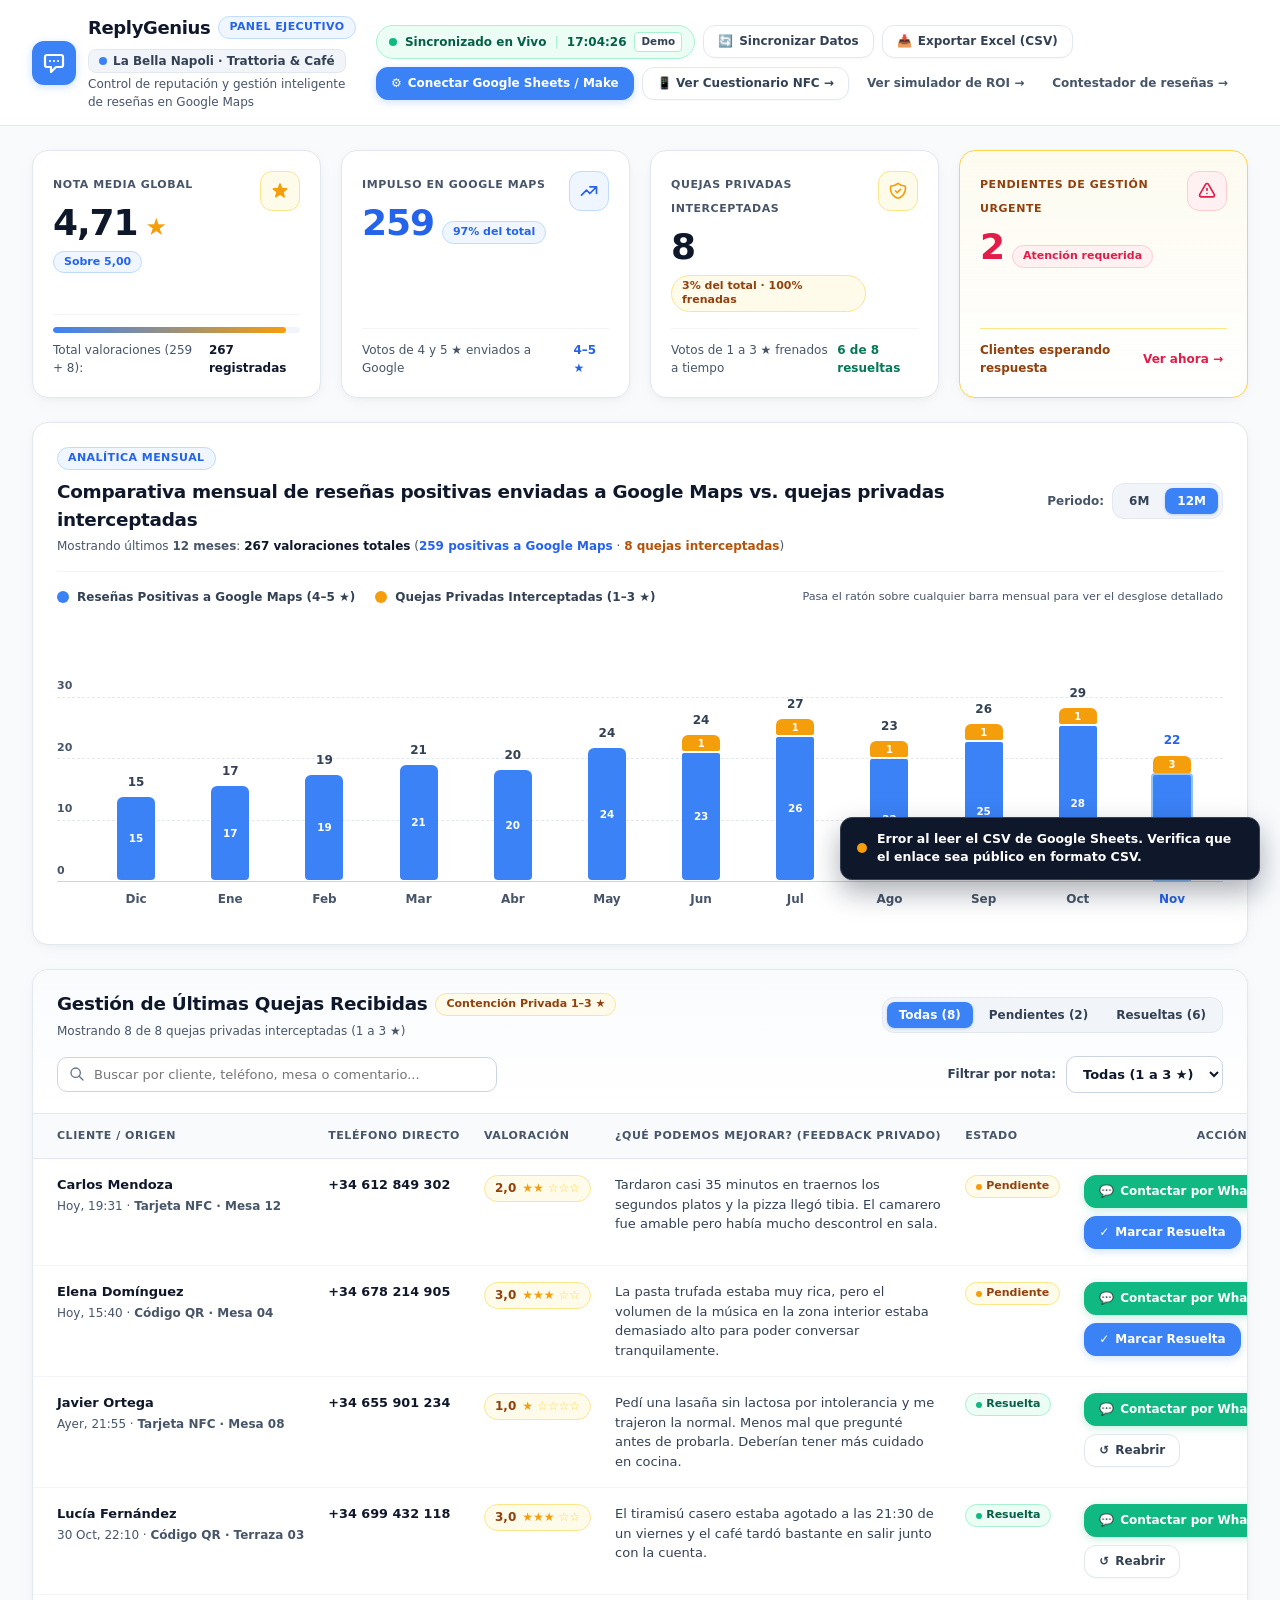
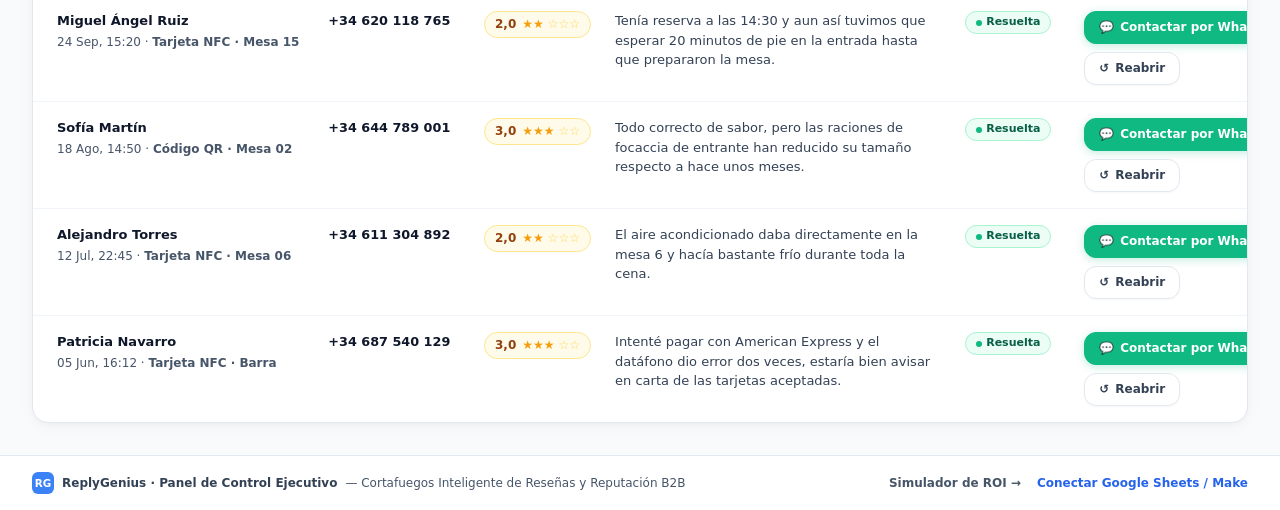
<file: index.html>
<!DOCTYPE html>
<html lang="es">
<head>
  <meta charset="UTF-8" />
  <meta name="viewport" content="width=device-width, initial-scale=1.0" />
  <title>ReplyGenius · Panel de Control y Reseñas</title>
  <link rel="icon" href="data:image/svg+xml,<svg xmlns='http://www.w3.org/2000/svg' viewBox='0 0 100 100'><rect width='100' height='100' rx='22' fill='%233B82F6'/><text x='50' y='68' font-size='52' font-family='sans-serif' font-weight='800' fill='white' text-anchor='middle'>RG</text></svg>" />

  <!-- Estilos compartidos con pila tipográfica system-ui para funcionamiento 100% offline -->
  <link rel="stylesheet" href="assets/styles.css" />

  <!-- ========================================================================
       CONFIGURACIÓN MULTICLIENTE (AGENDA DE CLIENTES Y GOOGLE SHEETS CSV)
       ======================================================================== -->
  <script>
    // URL fija por defecto de Google Sheets publicada en formato CSV
    const DEFAULT_SHEETS_CSV_URL = "https://docs.google.com/spreadsheets/d/e/2PACX-1vQhuCuvRViHbKqW5pEhJA-Uc_RC9V248AgnQXfE1kRrX5zMTd_fpedRe1T75TsJgJoxjuMUS_FyQNJ7/pub?output=csv";
    window.DEFAULT_SHEETS_CSV_URL = DEFAULT_SHEETS_CSV_URL;

    // Agenda de clientes: añade o edita tus negocios aquí
    // Uso: index.html?local=barberia (por defecto muestra "napoli")
    const CLIENTES = {
      napoli: {
        id: "napoli",
        nombre: "La Bella Napoli · Trattoria & Café",
        googleMapsUrl: "https://search.google.com/local/writereview?placeid=ChIJ_napoli"
      },
      barberia: {
        id: "barberia",
        nombre: "Barbería Gentleman Studio",
        googleMapsUrl: "https://search.google.com/local/writereview?placeid=ChIJ_barberia"
      },
      clinica: {
        id: "clinica",
        nombre: "Clínica Dental Sonrisa Plus",
        googleMapsUrl: "https://search.google.com/local/writereview?placeid=ChIJ_clinica"
      }
    };
    window.CLIENTES = CLIENTES;

    // Fetch anti-caché con fallback CORS automático para Google Sheets CSV
    window.fetchGoogleSheetsCsvWithFallback = async function (rawCsvUrl) {
      const baseCsvUrl = (rawCsvUrl || DEFAULT_SHEETS_CSV_URL).trim();
      const sep = baseCsvUrl.includes('?') ? '&' : '?';
      const csvUrl = `${baseCsvUrl}${sep}_t=${Date.now()}`;
      try {
        const res = await fetch(csvUrl, { cache: 'no-store' });
        if (!res.ok) throw new Error('HTTP ' + res.status);
        return await res.text();
      } catch (err) {
        const fallbackUrl = "https://api.allorigins.win/raw?url=" + encodeURIComponent(csvUrl);
        const fallbackRes = await fetch(fallbackUrl, { cache: 'no-store' });
        if (!fallbackRes.ok) throw new Error('Fallback HTTP ' + fallbackRes.status);
        return await fallbackRes.text();
      }
    };
  </script>
  <script src="assets/shared.js" defer></script>
  <script src="assets/panel.js" defer></script>
</head>
<body>

  <!-- ========================================================================
       1. CABECERA EJECUTIVA (HEADER)
       ======================================================================== -->
  <header class="exec-header">
    <div class="page-container header-inner">
      
      <!-- Identidad de marca y negocio activo -->
      <div class="brand-group">
        <div class="brand-logo" aria-hidden="true">
          <svg fill="none" stroke="currentColor" viewBox="0 0 24 24">
            <path stroke-linecap="round" stroke-linejoin="round" stroke-width="2.2" d="M8 10h.01M12 10h.01M16 10h.01M9 16H5a2 2 0 01-2-2V6a2 2 0 012-2h14a2 2 0 012 2v8a2 2 0 01-2 2h-5l-5 5v-5z" />
          </svg>
        </div>

        <div class="brand-text-wrap">
          <div class="brand-title-row">
            <span class="brand-name">ReplyGenius</span>
            <span class="badge badge-uppercase badge-blue">Panel Ejecutivo</span>
            <button
              type="button"
              onclick="openConnectModal()"
              title="Haz clic para personalizar el nombre del negocio en la demo"
              class="business-pill-btn"
            >
              <span class="business-pill-dot" aria-hidden="true"></span>
              <span id="header-business-name">La Bella Napoli · Trattoria &amp; Café</span>
            </button>
          </div>
          <p class="brand-subtitle">
            Control de reputación y gestión inteligente de reseñas en Google Maps
          </p>
        </div>
      </div>

      <!-- Estado de sincronización, botones de acción y enlace discreto al simulador -->
      <div class="header-actions">
        
        <!-- Reloj en vivo real actualizado cada segundo -->
        <div class="live-status-pill" title="Hora local actualizada en tiempo real">
          <span class="live-dot" aria-hidden="true"></span>
          <span>Sincronizado en Vivo</span>
          <span style="color: #A7F3D0;" aria-hidden="true">|</span>
          <span id="header-last-sync" class="tabular-nums" style="font-weight: 800;">--:--:--</span>
          <span class="demo-source-badge">Demo</span>
        </div>

        <!-- Botón: Sincronizar Datos -->
        <button
          id="btn-sync-now"
          type="button"
          onclick="syncDataNow()"
          class="btn btn-secondary"
        >
          <span id="sync-icon" aria-hidden="true">🔄</span>
          <span id="sync-btn-text">Sincronizar Datos</span>
        </button>

        <!-- Botón: Exportar Excel (CSV) con los datos de la gráfica -->
        <button
          type="button"
          onclick="exportChartDataCSV()"
          class="btn btn-secondary"
          title="Descargar informe CSV con los datos mensuales de la gráfica"
        >
          <span aria-hidden="true">📥</span>
          <span>Exportar Excel (CSV)</span>
        </button>

        <!-- Botón: Conectar Google Sheets / Make -->
        <button
          type="button"
          onclick="openConnectModal()"
          class="btn btn-primary"
        >
          <span aria-hidden="true">⚙️</span>
          <span>Conectar Google Sheets / Make</span>
        </button>

        <!-- Botón: Ver Cuestionario NFC -->
        <a
          id="header-nfc-link"
          href="cuestionario.html"
          target="_blank"
          rel="noopener noreferrer"
          class="btn btn-secondary"
          style="text-decoration: none;"
          title="Abrir el Cuestionario NFC de valoración en una pestaña nueva"
        >
          <span>📱 Ver Cuestionario NFC →</span>
        </a>

        <!-- Enlace pequeño y discreto al simulador de ROI -->
        <a
          id="header-roi-link"
          href="calculadora.html"
          class="header-discrete-link"
          title="Abrir calculadora comercial de retorno de inversión"
        >
          <span>Ver simulador de ROI →</span>
        </a>

        <!-- Enlace pequeño y discreto al contestador de reseñas -->
        <a
          id="header-responder-link"
          href="contestador.html"
          class="header-discrete-link"
          title="Abrir el Contestador Inteligente de Reseñas"
        >
          <span>Contestador de reseñas →</span>
        </a>

      </div>

    </div>
  </header>

  <!-- ========================================================================
       CONTENIDO PRINCIPAL DEL PANEL DE CONTROL Y RESEÑAS
       ======================================================================== -->
  <main class="page-container main-content">

    <!-- ======================================================================
         2. FILA DE 4 TARJETAS KPI SUPERIORES
         ====================================================================== -->
    <section aria-label="Indicadores Clave de Rendimiento">
      <div id="kpi-cards-container" class="kpi-grid">
        <!-- Renderizado dinámicamente por panel.js -->
      </div>
    </section>

    <!-- ======================================================================
         3. GRÁFICA MENSUAL INTERACTIVA (6M / 12M)
         ====================================================================== -->
    <section class="exec-card card-pad" aria-label="Evolución Mensual">
      <div class="section-header">
        <div>
          <div class="section-title-group">
            <span class="badge badge-uppercase badge-blue">Analítica Mensual</span>
            <h1 class="section-title">
              Comparativa mensual de reseñas positivas enviadas a Google Maps vs. quejas privadas interceptadas
            </h1>
          </div>
          <p id="chart-subtitle-summary" class="section-subtitle">
            Agrupación dinámica en tiempo real según el histórico registrado
          </p>
        </div>

        <!-- Selector de periodo 6M / 12M -->
        <div style="display: flex; align-items: center; gap: 8px; flex-shrink: 0;">
          <span style="font-size: 0.75rem; font-weight: 700; color: var(--text-muted);">Periodo:</span>
          <div class="segmented-control" role="group" aria-label="Seleccionar rango de meses">
            <button
              id="btn-range-6m"
              type="button"
              onclick="setChartRange(6)"
              class="seg-btn"
            >
              6M
            </button>
            <button
              id="btn-range-12m"
              type="button"
              onclick="setChartRange(12)"
              class="seg-btn is-active-blue"
            >
              12M
            </button>
          </div>
        </div>
      </div>

      <!-- Leyenda -->
      <div class="chart-legend-bar">
        <div class="chart-legend-items">
          <div class="chart-legend-item">
            <span class="legend-dot" style="background: var(--brand-blue-bright);"></span>
            <span>Reseñas Positivas a Google Maps (4–5 ★)</span>
          </div>
          <div class="chart-legend-item">
            <span class="legend-dot" style="background: var(--brand-amber);"></span>
            <span>Quejas Privadas Interceptadas (1–3 ★)</span>
          </div>
        </div>
        <span class="chart-hint">
          Pasa el ratón sobre cualquier barra mensual para ver el desglose detallado
        </span>
      </div>

      <!-- Contenedor de la gráfica -->
      <div id="monthly-chart-container">
        <!-- Renderizado dinámicamente por panel.js -->
      </div>
    </section>

    <!-- ======================================================================
         4. TABLA DE GESTIÓN: "Gestión de Últimas Quejas Recibidas"
         ====================================================================== -->
    <section id="complaints-section" class="exec-card" style="overflow: hidden;" aria-label="Tabla de Gestión de Quejas">
      
      <div class="table-header-box">
        <div class="section-header" style="border-bottom: none; padding-bottom: 0;">
          <div>
            <div class="section-title-group">
              <h2 class="section-title">Gestión de Últimas Quejas Recibidas</h2>
              <span class="badge badge-amber">Contención Privada 1–3 ★</span>
            </div>
            <p id="table-results-counter" class="section-subtitle">
              Mostrando únicamente registros de 1, 2 y 3 estrellas ordenados del más reciente al más antiguo
            </p>
          </div>

          <!-- Filtros de estado -->
          <div class="segmented-control" role="group" aria-label="Filtrar quejas por estado">
            <button
              id="filter-status-all"
              type="button"
              onclick="setStatusFilter('Todas')"
              class="seg-btn is-active-blue"
            >
              Todas (8)
            </button>
            <button
              id="filter-status-pending"
              type="button"
              onclick="setStatusFilter('Pendiente')"
              class="seg-btn"
            >
              Pendientes (2)
            </button>
            <button
              id="filter-status-resolved"
              type="button"
              onclick="setStatusFilter('Resuelta')"
              class="seg-btn"
            >
              Resueltas (6)
            </button>
          </div>
        </div>

        <!-- Buscador y selector de estrellas -->
        <div class="table-controls-row">
          <div class="search-input-wrap">
            <svg class="search-input-icon" fill="none" stroke="currentColor" viewBox="0 0 24 24" aria-hidden="true">
              <path stroke-linecap="round" stroke-linejoin="round" stroke-width="2" d="M21 21l-6-6m2-5a7 7 0 11-14 0 7 7 0 0114 0z" />
            </svg>
            <input
              id="search-complaints-input"
              type="search"
              oninput="handleSearchInput(this.value)"
              placeholder="Buscar por cliente, teléfono, mesa o comentario..."
              aria-label="Buscar quejas"
              class="exec-input exec-input-search"
            />
          </div>

          <div style="display: flex; align-items: center; gap: 10px; flex-wrap: wrap;">
            <label for="filter-stars-select" style="font-size: 0.75rem; font-weight: 700; color: var(--text-secondary); white-space: nowrap;">
              Filtrar por nota:
            </label>
            <select
              id="filter-stars-select"
              onchange="handleStarFilterChange(this.value)"
              class="exec-input"
              style="width: auto; font-weight: 700; cursor: pointer;"
            >
              <option value="all">Todas (1 a 3 ★)</option>
              <option value="1">Solo 1 ★</option>
              <option value="2">Solo 2 ★</option>
              <option value="3">Solo 3 ★</option>
            </select>
          </div>
        </div>
      </div>

      <!-- Tabla de quejas -->
      <div class="table-scroll">
        <table class="exec-table">
          <thead>
            <tr>
              <th>Cliente / Origen</th>
              <th>Teléfono Directo</th>
              <th>Valoración</th>
              <th>¿Qué podemos mejorar? (Feedback Privado)</th>
              <th>Estado</th>
              <th>Acción Rápida</th>
            </tr>
          </thead>
          <tbody id="complaints-tbody">
            <!-- Renderizado dinámicamente por panel.js -->
          </tbody>
        </table>
      </div>

    </section>

  </main>

  <!-- ========================================================================
       FOOTER EJECUTIVO
       ======================================================================== -->
  <footer class="exec-footer">
    <div class="page-container footer-inner">
      <div style="display: flex; align-items: center; gap: 8px; flex-wrap: wrap;">
        <span style="width: 22px; height: 22px; border-radius: 6px; background: var(--brand-blue-bright); color: #FFFFFF; display: inline-flex; align-items: center; justify-content: center; font-weight: 800; font-size: 0.65rem;">RG</span>
        <strong style="color: var(--text-secondary);">ReplyGenius · Panel de Control Ejecutivo</strong>
        <span>— Cortafuegos Inteligente de Reseñas y Reputación B2B</span>
      </div>
      <div style="display: flex; align-items: center; gap: 16px; flex-wrap: wrap;">
        <a href="calculadora.html" style="color: var(--text-muted); text-decoration: none; font-weight: 600;">Simulador de ROI →</a>
        <button
          type="button"
          onclick="openConnectModal()"
          style="background: none; border: none; color: var(--brand-blue); font-weight: 700; font-size: 0.75rem; cursor: pointer; font-family: inherit;"
        >
          Conectar Google Sheets / Make
        </button>
      </div>
    </div>
  </footer>

  <!-- ========================================================================
       MODAL 1: CONVERSACIONES URGENTES PENDIENTES ("Ver ahora →")
       ======================================================================== -->
  <div
    id="urgent-modal-backdrop"
    class="modal-backdrop"
    role="dialog"
    aria-modal="true"
    aria-labelledby="urgent-modal-title"
    onclick="if (event.target === this) closeUrgentModal()"
  >
    <div class="modal-card">
      <div class="modal-header">
        <div style="display: flex; align-items: center; gap: 10px;">
          <div style="width: 36px; height: 36px; border-radius: 10px; background: var(--brand-rose-50); color: var(--brand-rose); border: 1px solid var(--brand-rose-200); display: flex; align-items: center; justify-content: center; font-size: 1rem;" aria-hidden="true">
            ⚠️
          </div>
          <div>
            <div style="display: flex; align-items: center; gap: 8px; flex-wrap: wrap;">
              <h3 id="urgent-modal-title" style="font-size: 0.95rem; font-weight: 800; color: var(--text-primary);">
                Conversaciones Urgentes Pendientes
              </h3>
              <span id="urgent-modal-count-badge" class="badge badge-rose">2 pendientes</span>
            </div>
            <p style="font-size: 0.75rem; color: var(--text-muted);">
              Clientes que dejaron 1–3 ★ hoy y esperan atención directa por WhatsApp
            </p>
          </div>
        </div>
        <button type="button" onclick="closeUrgentModal()" class="modal-close-btn" aria-label="Cerrar ventana">
          ✕
        </button>
      </div>

      <div id="urgent-modal-list" class="modal-body">
        <!-- Renderizado dinámicamente por panel.js -->
      </div>

      <div class="modal-footer" style="justify-content: space-between;">
        <button type="button" onclick="filterAndJumpToTable()" class="btn btn-secondary">
          Filtrar pendientes en la tabla ↓
        </button>
        <button type="button" onclick="closeUrgentModal()" class="btn btn-primary">
          Cerrar panel
        </button>
      </div>
    </div>
  </div>

  <!-- ========================================================================
       MODAL 2: CONECTAR GOOGLE SHEETS Y MAKE
       ======================================================================== -->
  <div
    id="connect-modal-backdrop"
    class="modal-backdrop"
    role="dialog"
    aria-modal="true"
    aria-labelledby="connect-modal-title"
    onclick="if (event.target === this) closeConnectModal()"
  >
    <div class="modal-card">
      <div class="modal-header">
        <div style="display: flex; align-items: center; gap: 10px;">
          <div style="width: 36px; height: 36px; border-radius: 10px; background: var(--brand-blue-50); color: var(--brand-blue); border: 1px solid var(--brand-blue-200); display: flex; align-items: center; justify-content: center; font-size: 1rem;" aria-hidden="true">
            ⚙️
          </div>
          <div>
            <div style="display: flex; align-items: center; gap: 8px; flex-wrap: wrap;">
              <h3 id="connect-modal-title" style="font-size: 0.95rem; font-weight: 800; color: var(--text-primary);">
                Conectar Google Sheets y Make
              </h3>
            </div>
            <p style="font-size: 0.75rem; color: var(--text-muted);">
              Sincronización bidireccional en tiempo real con Make y Google Sheets
            </p>
          </div>
        </div>
        <button type="button" onclick="closeConnectModal()" class="modal-close-btn" aria-label="Cerrar ventana">
          ✕
        </button>
      </div>

      <form id="connect-modal-form" onsubmit="saveConnectModalConfig(event)" class="modal-body" style="display: flex; flex-direction: column; gap: 16px;">

        <div>
          <label for="cfg-make-webhook-input" style="display: block; font-size: 0.78rem; font-weight: 800; color: var(--text-primary); margin-bottom: 6px;">
            URL del Webhook de Make
          </label>
          <input
            id="cfg-make-webhook-input"
            name="makeWebhookUrl"
            type="text"
            inputmode="url"
            autocomplete="off"
            placeholder="https://hook.eu1.make.com/..."
            class="exec-input"
          />
          <p style="font-size: 0.7rem; color: var(--text-muted); margin-top: 4px;">
            Se enviará una petición POST con el JSON de los datos al recibir una queja o reseña en el cuestionario.
          </p>
        </div>

        <div>
          <label for="cfg-sheets-csv-input" style="display: block; font-size: 0.78rem; font-weight: 800; color: var(--text-primary); margin-bottom: 6px;">
            URL de Google Sheets (formato CSV)
          </label>
          <input
            id="cfg-sheets-csv-input"
            name="sheetsCsvUrl"
            type="text"
            inputmode="url"
            autocomplete="off"
            placeholder="https://docs.google.com/spreadsheets/d/e/.../pub?output=csv"
            class="exec-input"
          />
          <p style="font-size: 0.7rem; color: var(--text-muted); margin-top: 4px;">
            Pega el enlace publicado en CSV de Google Sheets (Archivo → Compartir → Publicar en la web → CSV).
          </p>
        </div>

        <div>
          <label for="cfg-business-name-input" style="display: block; font-size: 0.78rem; font-weight: 800; color: var(--text-primary); margin-bottom: 6px;">
            Nombre del negocio
          </label>
          <input
            id="cfg-business-name-input"
            name="businessName"
            type="text"
            placeholder="Ej. La Bella Napoli · Trattoria & Café"
            class="exec-input"
          />
          <p style="font-size: 0.7rem; color: var(--text-muted); margin-top: 4px;">
            Cambia el nombre en la cabecera y personaliza el saludo automático de WhatsApp.
          </p>
        </div>

        <div style="padding-top: 12px; border-top: 1px solid #F1F5F9; display: flex; flex-wrap: wrap; align-items: center; justify-content: space-between; gap: 10px;">
          <button
            type="button"
            onclick="restoreDefaultDemo()"
            class="btn btn-amber-soft"
          >
            ↺ Restaurar Demo Original
          </button>

          <div style="display: flex; align-items: center; gap: 8px;">
            <button
              type="button"
              onclick="closeConnectModal()"
              class="btn btn-secondary"
            >
              Cerrar
            </button>
            <button
              id="btn-save-connect"
              type="submit"
              class="btn btn-primary"
            >
              Guardar y Conectar
            </button>
          </div>
        </div>
      </form>
    </div>
  </div>

  <!-- ========================================================================
       NOTIFICACIÓN TOAST
       ======================================================================== -->
  <div id="exec-toast" role="status" aria-live="polite" class="exec-toast">
    <span id="exec-toast-dot" class="toast-dot"></span>
    <span id="exec-toast-text">Datos actualizados</span>
  </div>

</body>
</html>
</file>
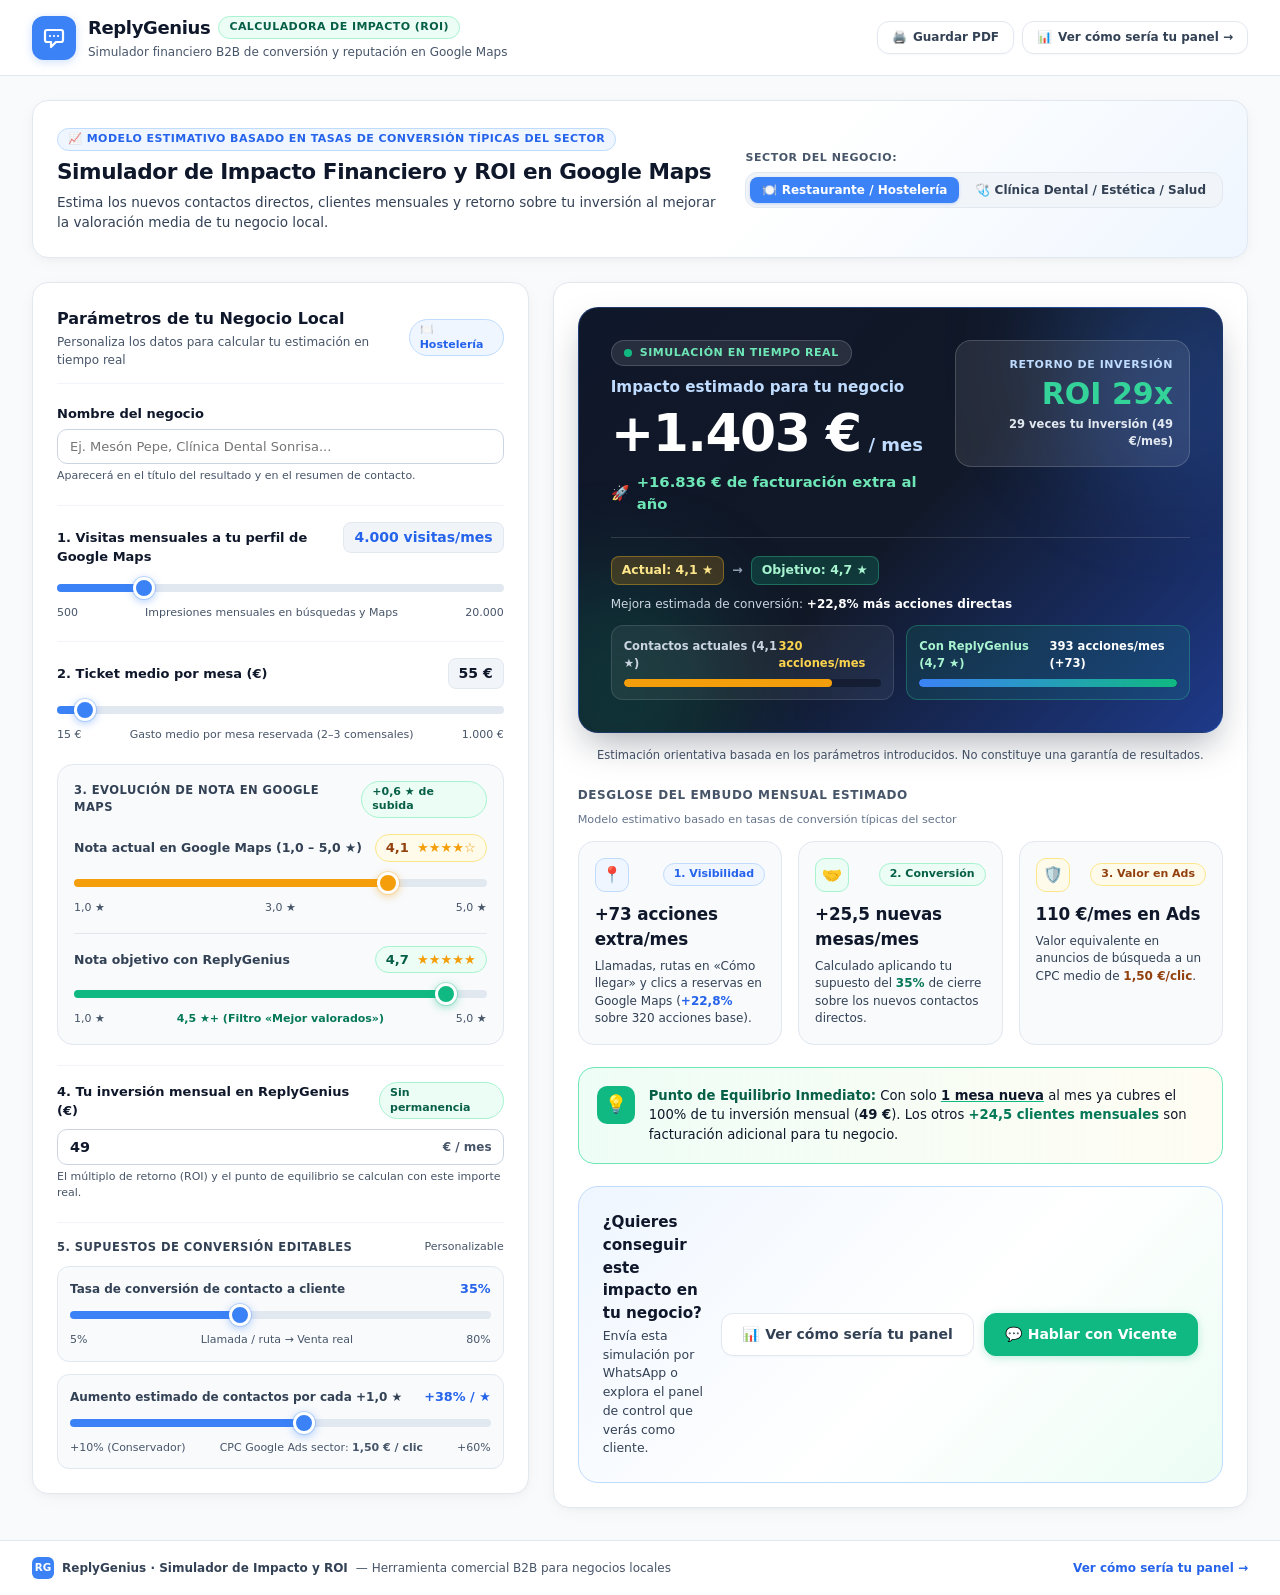
<file: calculadora.html>
<!DOCTYPE html>
<html lang="es">
<head>
  <meta charset="UTF-8" />
  <meta name="viewport" content="width=device-width, initial-scale=1.0" />
  <title>ReplyGenius · Simulador de Impacto y ROI</title>
  <link rel="icon" href="data:image/svg+xml,<svg xmlns='http://www.w3.org/2000/svg' viewBox='0 0 100 100'><rect width='100' height='100' rx='22' fill='%233B82F6'/><text x='50' y='68' font-size='52' font-family='sans-serif' font-weight='800' fill='white' text-anchor='middle'>RG</text></svg>" />

  <!-- Estilos compartidos con pila tipográfica system-ui para funcionamiento 100% offline -->
  <link rel="stylesheet" href="assets/styles.css" />

  <!-- Lógica compartida y exclusiva de la calculadora (sin type="module") -->
  <script src="assets/shared.js" defer></script>
  <script src="assets/calculadora.js" defer></script>
</head>
<body>

  <!-- ========================================================================
       1. CABECERA LIMPIA DEL SIMULADOR DE ROI (SIN RELOJ NI BOTONES DE PANEL)
       ======================================================================== -->
  <header class="exec-header">
    <div class="page-container header-inner">
      
      <div class="brand-group">
        <a href="calculadora.html" class="brand-logo" aria-label="ReplyGenius Inicio">
          <svg fill="none" stroke="currentColor" viewBox="0 0 24 24" aria-hidden="true">
            <path stroke-linecap="round" stroke-linejoin="round" stroke-width="2.2" d="M8 10h.01M12 10h.01M16 10h.01M9 16H5a2 2 0 01-2-2V6a2 2 0 012-2h14a2 2 0 012 2v8a2 2 0 01-2 2h-5l-5 5v-5z" />
          </svg>
        </a>

        <div class="brand-text-wrap">
          <div class="brand-title-row">
            <span class="brand-name">ReplyGenius</span>
            <span class="badge badge-uppercase badge-emerald">Calculadora de Impacto (ROI)</span>
          </div>
          <p class="brand-subtitle">
            Simulador financiero B2B de conversión y reputación en Google Maps
          </p>
        </div>
      </div>

      <div class="header-actions no-print">
        <button
          type="button"
          onclick="window.print()"
          class="btn btn-secondary"
          title="Imprimir o guardar simulación como PDF"
        >
          <span aria-hidden="true">🖨️</span>
          <span>Guardar PDF</span>
        </button>
        <a href="index.html" class="btn btn-secondary">
          <span aria-hidden="true">📊</span>
          <span>Ver cómo sería tu panel →</span>
        </a>
      </div>

    </div>
  </header>

  <!-- ========================================================================
       CONTENIDO PRINCIPAL DEL SIMULADOR COMERCIAL
       ======================================================================== -->
  <main class="page-container main-content">

    <!-- ======================================================================
         2. INTRODUCCIÓN Y SELECTOR DE SECTOR
         ====================================================================== -->
    <section class="exec-card card-pad calc-hero-banner" aria-label="Selector de Sector">
      <div class="section-header" style="border-bottom: none; padding-bottom: 0;">
        <div style="max-width: 720px;">
          <div style="margin-bottom: 8px;">
            <span class="badge badge-uppercase badge-blue">
              📈 Modelo estimativo basado en tasas de conversión típicas del sector
            </span>
          </div>
          <h1 style="font-size: 1.35rem; font-weight: 800; color: var(--text-primary); letter-spacing: -0.02em; line-height: 1.25;">
            Simulador de Impacto Financiero y ROI en Google Maps
          </h1>
          <p style="font-size: 0.85rem; color: var(--text-secondary); margin-top: 6px;">
            Estima los nuevos contactos directos, clientes mensuales y retorno sobre tu inversión al mejorar la valoración media de tu negocio local.
          </p>
        </div>

        <!-- Selector de sector: Restaurante / Hostelería ↔ Clínica Dental / Estética / Salud -->
        <div style="display: flex; flex-direction: column; gap: 6px; flex-shrink: 0;">
          <span style="font-size: 0.6875rem; font-weight: 800; text-transform: uppercase; letter-spacing: 0.05em; color: var(--text-muted);">
            Sector del Negocio:
          </span>
          <div class="segmented-control" role="group" aria-label="Sector del negocio">
            <button
              id="btn-preset-restaurante"
              type="button"
              onclick="applyRoiPreset('restaurante')"
              class="seg-btn is-active-blue"
            >
              🍽️ Restaurante / Hostelería
            </button>
            <button
              id="btn-preset-clinica"
              type="button"
              onclick="applyRoiPreset('clinica')"
              class="seg-btn"
            >
              🩺 Clínica Dental / Estética / Salud
            </button>
          </div>
        </div>
      </div>
    </section>

    <!-- ======================================================================
         3. DISEÑO EN 2 COLUMNAS: PARÁMETROS (IZQUIERDA) + RESULTADO (DERECHA)
         ====================================================================== -->
    <div class="calc-grid">

      <!-- ====================================================================
           COLUMNA IZQUIERDA: CONTROLES Y DESLIZADORES INTERACTIVOS
           ==================================================================== -->
      <section class="exec-card card-pad" style="display: flex; flex-direction: column; gap: 20px;" aria-label="Parámetros del Negocio">
        
        <div style="display: flex; align-items: center; justify-content: space-between; gap: 8px; padding-bottom: 14px; border-bottom: 1px solid #F1F5F9;">
          <div>
            <h2 style="font-size: 1rem; font-weight: 800; color: var(--text-primary);">
              Parámetros de tu Negocio Local
            </h2>
            <p style="font-size: 0.75rem; color: var(--text-muted); margin-top: 2px;">
              Personaliza los datos para calcular tu estimación en tiempo real
            </p>
          </div>
          <span id="roi-preset-badge" class="badge badge-blue">🍽️ Hostelería</span>
        </div>

        <!-- CAMPO EDITABLE: Nombre del negocio (también leído desde ?negocio=...) -->
        <div class="control-group" style="padding-top: 0; border-top: none;">
          <label for="roi-input-business-name" class="control-label" style="display: block; margin-bottom: 6px;">
            Nombre del negocio
          </label>
          <input
            id="roi-input-business-name"
            type="text"
            placeholder="Ej. Mesón Pepe, Clínica Dental Sonrisa..."
            oninput="handleBusinessNameInput(this.value)"
            class="exec-input"
          />
          <p style="font-size: 0.6875rem; color: var(--text-muted); margin-top: 4px;">
            Aparecerá en el título del resultado y en el resumen de contacto.
          </p>
        </div>

        <!-- SLIDER 1: Visitas mensuales a tu perfil de Google Maps (paso 500) -->
        <div class="control-group">
          <div class="control-header">
            <label for="roi-slider-visitas" class="control-label">
              1. Visitas mensuales a tu perfil de Google Maps
            </label>
            <span id="roi-val-visitas" class="control-value-pill tabular-nums">
              4.000 visitas/mes
            </span>
          </div>
          <input
            id="roi-slider-visitas"
            type="range"
            min="500"
            max="20000"
            step="500"
            value="4000"
            oninput="handleRoiInputChange('visitas', this.value)"
            class="roi-slider"
          />
          <div class="control-scale-row tabular-nums">
            <span>500</span>
            <span>Impresiones mensuales en búsquedas y Maps</span>
            <span>20.000</span>
          </div>
        </div>

        <!-- SLIDER 2: Ticket medio por mesa / Valor por paciente (€) -->
        <div class="control-group">
          <div class="control-header">
            <label for="roi-slider-ticket" id="roi-label-ticket" class="control-label">
              2. Ticket medio por mesa (€)
            </label>
            <span id="roi-val-ticket" class="control-value-pill tabular-nums" style="color: var(--text-primary);">
              55 €
            </span>
          </div>
          <input
            id="roi-slider-ticket"
            type="range"
            min="15"
            max="1000"
            step="5"
            value="55"
            oninput="handleRoiInputChange('ticket', this.value)"
            class="roi-slider"
          />
          <div class="control-scale-row tabular-nums">
            <span>15 €</span>
            <span id="roi-helper-ticket">Gasto medio por mesa reservada (2–3 comensales)</span>
            <span>1.000 €</span>
          </div>
        </div>

        <!-- SLIDERS 3: Nota Actual (1.0–5.0) y Nota Objetivo (>= Actual, hasta 5.0) -->
        <div class="stars-jump-box">
          <div style="display: flex; align-items: center; justify-content: space-between; gap: 8px;">
            <span style="font-size: 0.72rem; font-weight: 800; text-transform: uppercase; letter-spacing: 0.04em; color: var(--text-secondary);">
              3. Evolución de Nota en Google Maps
            </span>
            <span id="roi-badge-delta-stars" class="badge badge-emerald tabular-nums">
              +0,6 ★ de subida
            </span>
          </div>

          <!-- Nota Actual (1.0 a 5.0) -->
          <div>
            <div class="control-header">
              <label for="roi-slider-nota-actual" style="font-size: 0.78rem; font-weight: 700; color: var(--text-secondary);">
                Nota actual en Google Maps (1,0 – 5,0 ★)
              </label>
              <span class="badge badge-amber tabular-nums" style="font-size: 0.82rem; padding: 4px 10px;">
                <strong id="roi-val-nota-actual">4,1</strong>
                <span id="roi-stars-actual" style="color: var(--brand-amber); margin-left: 4px;">★★★★☆</span>
              </span>
            </div>
            <input
              id="roi-slider-nota-actual"
              type="range"
              min="1.0"
              max="5.0"
              step="0.1"
              value="4.1"
              oninput="handleRoiInputChange('notaActual', this.value)"
              class="roi-slider roi-slider-amber"
            />
            <div class="control-scale-row tabular-nums">
              <span>1,0 ★</span>
              <span>3,0 ★</span>
              <span>5,0 ★</span>
            </div>
          </div>

          <!-- Nota Objetivo (validada >= Nota Actual, hasta 5.0) -->
          <div style="padding-top: 12px; border-top: 1px solid var(--border-soft);">
            <div class="control-header">
              <label for="roi-slider-nota-objetivo" style="font-size: 0.78rem; font-weight: 700; color: var(--text-secondary);">
                Nota objetivo con ReplyGenius
              </label>
              <span class="badge badge-emerald tabular-nums" style="font-size: 0.82rem; padding: 4px 10px;">
                <strong id="roi-val-nota-objetivo">4,7</strong>
                <span id="roi-stars-objetivo" style="color: var(--brand-amber); margin-left: 4px;">★★★★★</span>
              </span>
            </div>
            <input
              id="roi-slider-nota-objetivo"
              type="range"
              min="1.0"
              max="5.0"
              step="0.1"
              value="4.7"
              oninput="handleRoiInputChange('notaObjetivo', this.value)"
              class="roi-slider roi-slider-emerald"
            />
            <div class="control-scale-row tabular-nums">
              <span>1,0 ★</span>
              <span style="color: var(--brand-emerald-dark); font-weight: 700;">4,5 ★+ (Filtro «Mejor valorados»)</span>
              <span>5,0 ★</span>
            </div>
            <p id="roi-stars-validation-msg" style="display: none; margin-top: 6px; font-size: 0.7rem; font-weight: 700; color: var(--brand-amber-800);"></p>
          </div>
        </div>

        <!-- CAMPO EDITABLE: Tu inversión mensual en ReplyGenius (€) -->
        <div class="control-group">
          <div class="control-header">
            <label for="roi-input-inversion" class="control-label">
              4. Tu inversión mensual en ReplyGenius (€)
            </label>
            <span class="badge badge-emerald">Sin permanencia</span>
          </div>
          <div style="position: relative;">
            <input
              id="roi-input-inversion"
              type="number"
              min="0"
              max="5000"
              step="1"
              value="49"
              oninput="handleRoiInputChange('inversion', this.value)"
              class="exec-input tabular-nums"
              style="font-weight: 800; font-size: 0.9rem; padding-right: 70px;"
            />
            <span style="position: absolute; right: 12px; top: 50%; transform: translateY(-50%); font-size: 0.75rem; font-weight: 700; color: var(--text-muted); pointer-events: none;">
              € / mes
            </span>
          </div>
          <p style="font-size: 0.6875rem; color: var(--text-muted); margin-top: 4px;">
            El múltiplo de retorno (ROI) y el punto de equilibrio se calculan con este importe real.
          </p>
        </div>

        <!-- SUPUESTOS EDITABLES DEL MODELO DE CONVERSIÓN -->
        <div class="control-group">
          <div style="display: flex; align-items: center; justify-content: space-between; margin-bottom: 10px;">
            <span style="font-size: 0.72rem; font-weight: 800; text-transform: uppercase; letter-spacing: 0.04em; color: var(--text-secondary);">
              5. Supuestos de Conversión Editables
            </span>
            <span style="font-size: 0.6875rem; color: var(--text-muted);">Personalizable</span>
          </div>

          <div style="display: grid; grid-template-columns: 1fr; gap: 12px;">
            <!-- Tasa de cierre (Contacto -> Cliente) -->
            <div style="padding: 12px; border-radius: 12px; background: #F8FAFC; border: 1px solid var(--border-soft);">
              <div class="control-header" style="margin-bottom: 4px;">
                <label for="roi-slider-tasa-cierre" style="font-size: 0.75rem; font-weight: 700; color: var(--text-secondary);">
                  Tasa de conversión de contacto a cliente
                </label>
                <strong id="roi-val-tasa-cierre" class="tabular-nums" style="font-size: 0.8rem; color: var(--brand-blue);">35%</strong>
              </div>
              <input
                id="roi-slider-tasa-cierre"
                type="range"
                min="5"
                max="80"
                step="1"
                value="35"
                oninput="handleRoiInputChange('tasaCierre', this.value)"
                class="roi-slider"
              />
              <div class="control-scale-row tabular-nums">
                <span>5%</span>
                <span>Llamada / ruta → Venta real</span>
                <span>80%</span>
              </div>
            </div>

            <!-- Sensibilidad de contactos por estrella -->
            <div style="padding: 12px; border-radius: 12px; background: #F8FAFC; border: 1px solid var(--border-soft);">
              <div class="control-header" style="margin-bottom: 4px;">
                <label for="roi-slider-sensibilidad" style="font-size: 0.75rem; font-weight: 700; color: var(--text-secondary);">
                  Aumento estimado de contactos por cada +1,0 ★
                </label>
                <strong id="roi-val-sensibilidad" class="tabular-nums" style="font-size: 0.8rem; color: var(--brand-blue);">+38% / ★</strong>
              </div>
              <input
                id="roi-slider-sensibilidad"
                type="range"
                min="10"
                max="60"
                step="1"
                value="38"
                oninput="handleRoiInputChange('sensibilidad', this.value)"
                class="roi-slider"
              />
              <div class="control-scale-row tabular-nums">
                <span>+10% (Conservador)</span>
                <span>CPC Google Ads sector: <strong id="roi-val-cpc-label">1,50 € / clic</strong></span>
                <span>+60%</span>
              </div>
            </div>
          </div>
        </div>

      </section>

      <!-- ====================================================================
           COLUMNA DERECHA: TARJETA OSCURA DE RESULTADO, EMBUDO Y CTA
           ==================================================================== -->
      <section class="exec-card card-pad" style="display: flex; flex-direction: column; gap: 22px;" aria-label="Resultados e Impacto Estimado">

        <!-- TARJETA OSCURA PRINCIPAL DE RESULTADO -->
        <div class="roi-dark-card">
          <div class="roi-dark-glow-top" aria-hidden="true"></div>
          <div class="roi-dark-glow-bottom" aria-hidden="true"></div>

          <div class="roi-dark-top">
            <div>
              <div class="roi-hero-tag">
                <span class="live-dot" aria-hidden="true"></span>
                <span>SIMULACIÓN EN TIEMPO REAL</span>
              </div>

              <!-- Título dinámico con el nombre del negocio -->
              <h2 id="roi-hero-business-title" class="roi-hero-business-title">
                Impacto estimado para tu negocio
              </h2>

              <!-- Cifra principal animada suavemente -->
              <div class="roi-hero-amount-row">
                <span id="roi-hero-ingresos-mes" class="roi-hero-amount tabular-nums">
                  +1.403 €
                </span>
                <span class="roi-hero-period">/ mes</span>
              </div>

              <!-- Facturación extra anual -->
              <p class="roi-hero-annual tabular-nums">
                <span aria-hidden="true">🚀</span>
                <span id="roi-hero-ingresos-anual">+16.836 € de facturación extra al año</span>
              </p>
            </div>

            <!-- Multiplicador ROI (sin "x" duplicada) -->
            <div class="roi-multiplier-box">
              <span style="font-size: 0.6875rem; font-weight: 800; text-transform: uppercase; letter-spacing: 0.05em; color: #BFDBFE;">
                Retorno de Inversión
              </span>
              <div id="roi-hero-multiplier-badge" class="roi-multiplier-value tabular-nums">
                ROI 29x
              </div>
              <span id="roi-hero-multiplier-text" class="tabular-nums" style="font-size: 0.72rem; font-weight: 600; color: #E2E8F0; margin-top: 4px;">
                29 veces tu inversión (49 €/mes)
              </span>
            </div>
          </div>

          <!-- Comparativa Nota Actual → Objetivo y barras de contactos -->
          <div style="position: relative; z-index: 10; margin-top: 22px; padding-top: 18px; border-top: 1px solid rgba(255, 255, 255, 0.14);">
            <div style="display: flex; flex-wrap: wrap; align-items: center; justify-content: space-between; gap: 10px; font-size: 0.78rem;">
              <div style="display: flex; align-items: center; gap: 8px;">
                <span class="tabular-nums" style="padding: 4px 10px; border-radius: 8px; background: rgba(245, 158, 11, 0.2); border: 1px solid rgba(251, 191, 36, 0.35); color: #FDE68A; font-weight: 800;">
                  Actual: <span id="roi-hero-from-star">4,1 ★</span>
                </span>
                <span style="color: #94A3B8; font-weight: 800;" aria-hidden="true">→</span>
                <span class="tabular-nums" style="padding: 4px 10px; border-radius: 8px; background: rgba(16, 185, 129, 0.2); border: 1px solid rgba(52, 211, 153, 0.35); color: #A7F3D0; font-weight: 800;">
                  Objetivo: <span id="roi-hero-to-star">4,7 ★</span>
                </span>
              </div>
              <div id="roi-hero-conversion-note" class="tabular-nums" style="color: #CBD5E1; font-size: 0.75rem;">
                Mejora estimada de conversión: <strong style="color: #FFFFFF;">+22,8% más acciones directas</strong>
              </div>
            </div>

            <div class="roi-comparison-bars">
              <div class="roi-comp-card">
                <div style="display: flex; align-items: center; justify-content: space-between; font-size: 0.72rem; margin-bottom: 6px;">
                  <span style="color: #CBD5E1; font-weight: 600;">Contactos actuales (<span id="roi-bar-actual-star">4,1 ★</span>)</span>
                  <strong id="roi-bar-actual-leads" class="tabular-nums" style="color: #FCD34D;">320 acciones/mes</strong>
                </div>
                <div style="width: 100%; height: 8px; border-radius: 9999px; background: rgba(15, 23, 42, 0.7); overflow: hidden;">
                  <div id="roi-bar-actual-fill" style="height: 100%; width: 81%; border-radius: 9999px; background: var(--brand-amber); transition: width 0.25s ease;"></div>
                </div>
              </div>

              <div class="roi-comp-card roi-comp-card-target">
                <div style="display: flex; align-items: center; justify-content: space-between; font-size: 0.72rem; margin-bottom: 6px;">
                  <span style="color: #A7F3D0; font-weight: 700;">Con ReplyGenius (<span id="roi-bar-objetivo-star">4,7 ★</span>)</span>
                  <strong id="roi-bar-objetivo-leads" class="tabular-nums" style="color: #FFFFFF;">393 acciones/mes (+73)</strong>
                </div>
                <div style="width: 100%; height: 8px; border-radius: 9999px; background: rgba(15, 23, 42, 0.7); overflow: hidden;">
                  <div id="roi-bar-objetivo-fill" style="height: 100%; width: 100%; border-radius: 9999px; background: linear-gradient(90deg, #3B82F6, #10B981);"></div>
                </div>
              </div>
            </div>
          </div>
        </div>

        <!-- AVISO LEGAL ORIENTATIVO BAJO EL RESULTADO -->
        <p style="font-size: 0.72rem; color: var(--text-muted); text-align: center; margin-top: -8px;">
          Estimación orientativa basada en los parámetros introducidos. No constituye una garantía de resultados.
        </p>

        <!-- REJILLA DE 3 TARJETAS DE DESGLOSE DEL EMBUDO MENSUAL -->
        <div>
          <div style="display: flex; flex-wrap: wrap; align-items: center; justify-content: space-between; gap: 8px; margin-bottom: 12px;">
            <h3 style="font-size: 0.75rem; font-weight: 800; text-transform: uppercase; letter-spacing: 0.05em; color: var(--text-muted);">
              Desglose del Embudo Mensual Estimado
            </h3>
            <span style="font-size: 0.7rem; color: var(--text-subtle);">
              Modelo estimativo basado en tasas de conversión típicas del sector
            </span>
          </div>

          <div class="funnel-grid">
            <!-- Paso 1: Acciones en Google Maps -->
            <article class="funnel-card">
              <div style="display: flex; align-items: center; justify-content: space-between; margin-bottom: 10px;">
                <span style="width: 34px; height: 34px; border-radius: 10px; background: var(--brand-blue-50); border: 1px solid var(--brand-blue-200); display: inline-flex; align-items: center; justify-content: center;" aria-hidden="true">📍</span>
                <span class="badge badge-blue">1. Visibilidad</span>
              </div>
              <div id="roi-card-leads-title" class="tabular-nums" style="font-size: 1.05rem; font-weight: 800; color: var(--text-primary); letter-spacing: -0.01em;">
                +73 acciones extra/mes
              </div>
              <p id="roi-card-leads-desc" style="font-size: 0.75rem; color: var(--text-secondary); margin-top: 6px; line-height: 1.45;">
                Llamadas, rutas en «Cómo llegar» y clics a reservas en Google Maps (<strong style="color: var(--brand-blue);">+22,8%</strong> sobre 320 acciones base).
              </p>
            </article>

            <!-- Paso 2: Conversión a clientes -->
            <article class="funnel-card">
              <div style="display: flex; align-items: center; justify-content: space-between; margin-bottom: 10px;">
                <span style="width: 34px; height: 34px; border-radius: 10px; background: var(--brand-emerald-50); border: 1px solid var(--brand-emerald-200); display: inline-flex; align-items: center; justify-content: center;" aria-hidden="true">🤝</span>
                <span class="badge badge-emerald">2. Conversión</span>
              </div>
              <div id="roi-card-clientes-title" class="tabular-nums" style="font-size: 1.05rem; font-weight: 800; color: var(--text-primary); letter-spacing: -0.01em;">
                +25,5 nuevas mesas/mes
              </div>
              <p id="roi-card-clientes-desc" style="font-size: 0.75rem; color: var(--text-secondary); margin-top: 6px; line-height: 1.45;">
                Calculado aplicando tu supuesto del <strong style="color: var(--brand-emerald-dark);">35%</strong> de cierre sobre los nuevos contactos directos.
              </p>
            </article>

            <!-- Paso 3: Equivalencia en Google Ads -->
            <article class="funnel-card">
              <div style="display: flex; align-items: center; justify-content: space-between; margin-bottom: 10px;">
                <span style="width: 34px; height: 34px; border-radius: 10px; background: var(--brand-amber-50); border: 1px solid var(--brand-amber-200); display: inline-flex; align-items: center; justify-content: center;" aria-hidden="true">🛡️</span>
                <span class="badge badge-amber">3. Valor en Ads</span>
              </div>
              <div id="roi-card-cac-title" class="tabular-nums" style="font-size: 1.05rem; font-weight: 800; color: var(--text-primary); letter-spacing: -0.01em;">
                110 €/mes en Ads
              </div>
              <p id="roi-card-cac-desc" style="font-size: 0.75rem; color: var(--text-secondary); margin-top: 6px; line-height: 1.45;">
                Valor equivalente en anuncios de búsqueda a un CPC medio de <strong style="color: var(--brand-amber-800);">1,50 €/clic</strong>.
              </p>
            </article>
          </div>
        </div>

        <!-- PUNTO DE EQUILIBRIO (BREAK-EVEN) -->
        <div class="breakeven-box">
          <div style="width: 38px; height: 38px; border-radius: 10px; background: var(--brand-emerald); color: #FFFFFF; display: flex; align-items: center; justify-content: center; font-size: 1.1rem; flex-shrink: 0;" aria-hidden="true">
            💡
          </div>
          <p id="roi-breakeven-banner" style="font-size: 0.825rem; color: var(--text-primary); line-height: 1.5;">
            <!-- Renderizado dinámicamente por calculadora.js -->
          </p>
        </div>

        <!-- LLAMADA A LA ACCIÓN FINAL: HABLAR CON VICENTE + VER PANEL -->
        <div class="cta-banner no-print">
          <div>
            <h3 style="font-size: 0.95rem; font-weight: 800; color: var(--text-primary);">
              ¿Quieres conseguir este impacto en tu negocio?
            </h3>
            <p style="font-size: 0.78rem; color: var(--text-secondary); margin-top: 2px;">
              Envía esta simulación por WhatsApp o explora el panel de control que verás como cliente.
            </p>
          </div>

          <div style="display: flex; flex-wrap: wrap; align-items: center; gap: 10px; flex-shrink: 0;">
            <a
              id="cta-view-panel"
              href="index.html"
              class="btn btn-secondary btn-lg"
            >
              <span aria-hidden="true">📊</span>
              <span>Ver cómo sería tu panel</span>
            </a>

            <a
              id="cta-whatsapp-vicente"
              href="https://wa.me/34600000000"
              target="_blank"
              rel="noopener noreferrer"
              class="btn btn-emerald btn-lg"
            >
              <span aria-hidden="true">💬</span>
              <span>Hablar con Vicente</span>
            </a>
          </div>
        </div>

      </section>

    </div>

  </main>

  <!-- ========================================================================
       FOOTER LIMPIO
       ======================================================================== -->
  <footer class="exec-footer">
    <div class="page-container footer-inner">
      <div style="display: flex; align-items: center; gap: 8px; flex-wrap: wrap;">
        <span style="width: 22px; height: 22px; border-radius: 6px; background: var(--brand-blue-bright); color: #FFFFFF; display: inline-flex; align-items: center; justify-content: center; font-weight: 800; font-size: 0.65rem;">RG</span>
        <strong style="color: var(--text-secondary);">ReplyGenius · Simulador de Impacto y ROI</strong>
        <span>— Herramienta comercial B2B para negocios locales</span>
      </div>
      <div>
        <a href="index.html" style="color: var(--brand-blue); text-decoration: none; font-weight: 700;">
          Ver cómo sería tu panel →
        </a>
      </div>
    </div>
  </footer>

  <!-- ========================================================================
       NOTIFICACIÓN TOAST
       ======================================================================== -->
  <div id="exec-toast" role="status" aria-live="polite" class="exec-toast">
    <span id="exec-toast-dot" class="toast-dot"></span>
    <span id="exec-toast-text">Sector actualizado</span>
  </div>

</body>
</html>
</file>
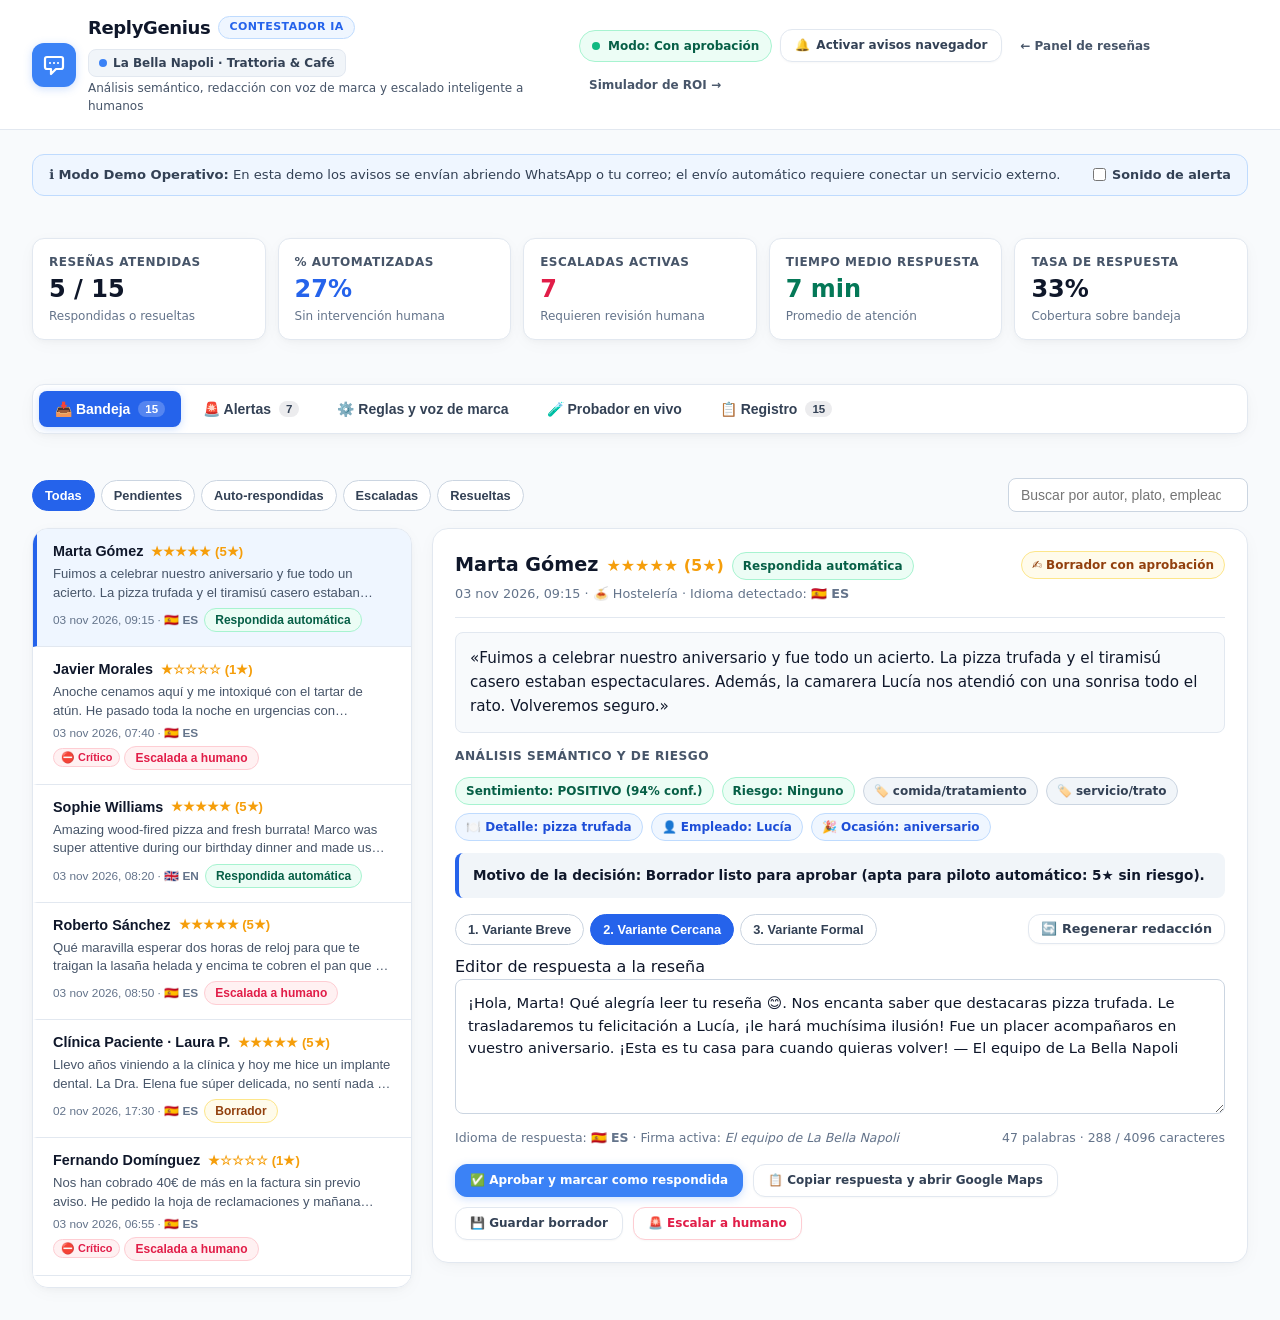
<file: contestador.html>
<!DOCTYPE html>
<html lang="es">
<head>
  <meta charset="UTF-8" />
  <meta name="viewport" content="width=device-width, initial-scale=1.0" />
  <title>ReplyGenius · Contestador Inteligente de Reseñas</title>
  <link rel="icon" href="data:image/svg+xml,<svg xmlns='http://www.w3.org/2000/svg' viewBox='0 0 100 100'><rect width='100' height='100' rx='22' fill='%233B82F6'/><text x='50' y='68' font-size='52' font-family='sans-serif' font-weight='800' fill='white' text-anchor='middle'>RG</text></svg>" />

  <!-- Hoja de estilos compartida (100% offline, sin CDN) -->
  <link rel="stylesheet" href="assets/styles.css" />

  <!-- Scripts clásicos con defer para funcionamiento directo con doble clic (file://) -->
  <script src="assets/shared.js" defer></script>
  <script src="assets/responder-data.js" defer></script>
  <script src="assets/responder-engine.js" defer></script>
  <script src="assets/responder-ui.js" defer></script>
</head>
<body>

  <!-- ========================================================================
       1. CABECERA EJECUTIVA (MISMA IDENTIDAD QUE INDEX.HTML)
       ======================================================================== -->
  <header class="exec-header">
    <div class="page-container header-inner">

      <div class="brand-group">
        <div class="brand-logo" aria-hidden="true">
          <svg fill="none" stroke="currentColor" viewBox="0 0 24 24">
            <path stroke-linecap="round" stroke-linejoin="round" stroke-width="2.2" d="M8 10h.01M12 10h.01M16 10h.01M9 16H5a2 2 0 01-2-2V6a2 2 0 012-2h14a2 2 0 012 2v8a2 2 0 01-2 2h-5l-5 5v-5z" />
          </svg>
        </div>

        <div class="brand-text-wrap">
          <div class="brand-title-row">
            <span class="brand-name">ReplyGenius</span>
            <span class="badge badge-uppercase badge-blue">Contestador IA</span>
            <span class="business-pill-btn" id="rg-header-biz-pill" title="Negocio configurado en Reglas y voz de marca">
              <span class="business-pill-dot" aria-hidden="true"></span>
              <span id="rg-header-biz-name">La Bella Napoli · Trattoria &amp; Café</span>
            </span>
          </div>
          <p class="brand-subtitle">
            Análisis semántico, redacción con voz de marca y escalado inteligente a humanos
          </p>
        </div>
      </div>

      <div class="header-actions">
        <div class="live-status-pill" title="Modo de política activa">
          <span class="live-dot" aria-hidden="true"></span>
          <span id="rg-header-mode-label">Modo: Con aprobación</span>
        </div>

        <button
          type="button"
          id="btn-enable-notifications"
          class="btn btn-secondary"
          title="Solicitar permiso de notificaciones del navegador para alertas críticas"
        >
          <span aria-hidden="true">🔔</span>
          <span id="btn-notif-label">Activar avisos navegador</span>
        </button>

        <a
          href="index.html"
          class="header-discrete-link"
          title="Volver al Panel Ejecutivo de reseñas"
        >
          <span>← Panel de reseñas</span>
        </a>

        <a
          href="calculadora.html"
          class="header-discrete-link"
          title="Abrir calculadora comercial de ROI"
        >
          <span>Simulador de ROI →</span>
        </a>
      </div>

    </div>
  </header>

  <!-- ========================================================================
       2. CONTENIDO PRINCIPAL DEL CONTESTADOR INTELIGENTE
       ======================================================================== -->
  <main class="page-container main-content">

    <!-- Nota visible obligatoria sobre avisos en la demo -->
    <div class="rg-demo-notice" role="status">
      <div>
        <strong>ℹ️ Modo Demo Operativo:</strong> En esta demo los avisos se envían abriendo WhatsApp o tu correo; el envío automático requiere conectar un servicio externo.
      </div>
      <div style="display: flex; align-items: center; gap: 10px;">
        <label style="display: inline-flex; align-items: center; gap: 6px; font-size: 0.8rem; font-weight: 700; cursor: pointer;">
          <input type="checkbox" id="rg-sound-toggle" />
          <span>Sonido de alerta</span>
        </label>
      </div>
    </div>

    <!-- Métricas de cabecera calculadas por código -->
    <section class="rg-kpi-strip" aria-label="Métricas del contestador">
      <div class="rg-kpi-card">
        <span class="rg-kpi-label">Reseñas atendidas</span>
        <span class="rg-kpi-val" id="kpi-attended">0 / 0</span>
        <span class="rg-kpi-sub">Respondidas o resueltas</span>
      </div>
      <div class="rg-kpi-card">
        <span class="rg-kpi-label">% Automatizadas</span>
        <span class="rg-kpi-val" id="kpi-auto-pct" style="color: var(--brand-blue);">0%</span>
        <span class="rg-kpi-sub">Sin intervención humana</span>
      </div>
      <div class="rg-kpi-card">
        <span class="rg-kpi-label">Escaladas activas</span>
        <span class="rg-kpi-val" id="kpi-escalated" style="color: var(--brand-rose);">0</span>
        <span class="rg-kpi-sub">Requieren revisión humana</span>
      </div>
      <div class="rg-kpi-card">
        <span class="rg-kpi-label">Tiempo medio respuesta</span>
        <span class="rg-kpi-val" id="kpi-avg-time" style="color: var(--brand-emerald-dark);">0 min</span>
        <span class="rg-kpi-sub">Promedio de atención</span>
      </div>
      <div class="rg-kpi-card">
        <span class="rg-kpi-label">Tasa de respuesta</span>
        <span class="rg-kpi-val" id="kpi-response-rate">0%</span>
        <span class="rg-kpi-sub">Cobertura sobre bandeja</span>
      </div>
    </section>

    <!-- Navegación de 5 pestañas -->
    <nav class="rg-tabs-bar" role="tablist" aria-label="Secciones del Contestador Inteligente">
      <button type="button" role="tab" class="rg-tab-btn active" data-tab="inbox" aria-selected="true" id="tab-btn-inbox">
        <span>📥 Bandeja</span>
        <span class="rg-tab-count" id="tab-count-inbox">15</span>
      </button>
      <button type="button" role="tab" class="rg-tab-btn" data-tab="alerts" aria-selected="false" id="tab-btn-alerts">
        <span>🚨 Alertas</span>
        <span class="rg-tab-count" id="tab-count-alerts">0</span>
      </button>
      <button type="button" role="tab" class="rg-tab-btn" data-tab="rules" aria-selected="false" id="tab-btn-rules">
        <span>⚙️ Reglas y voz de marca</span>
      </button>
      <button type="button" role="tab" class="rg-tab-btn" data-tab="tester" aria-selected="false" id="tab-btn-tester">
        <span>🧪 Probador en vivo</span>
      </button>
      <button type="button" role="tab" class="rg-tab-btn" data-tab="log" aria-selected="false" id="tab-btn-log">
        <span>📋 Registro</span>
        <span class="rg-tab-count" id="tab-count-log">0</span>
      </button>
    </nav>

    <!-- ======================================================================
         PESTAÑA 1: BANDEJA DE RESEÑAS (LISTA + DETALLE + EDITOR)
         ====================================================================== -->
    <section id="panel-inbox" class="rg-tab-panel active" role="tabpanel" aria-labelledby="tab-btn-inbox">
      <div class="rg-inbox-toolbar">
        <div class="rg-filter-group" role="group" aria-label="Filtrar reseñas por estado">
          <button type="button" class="rg-filter-pill active" data-filter="all">Todas</button>
          <button type="button" class="rg-filter-pill" data-filter="pending">Pendientes</button>
          <button type="button" class="rg-filter-pill" data-filter="auto_replied">Auto-respondidas</button>
          <button type="button" class="rg-filter-pill" data-filter="escalated">Escaladas</button>
          <button type="button" class="rg-filter-pill" data-filter="resolved">Resueltas</button>
        </div>

        <div style="display: flex; gap: 8px; flex-wrap: wrap; align-items: center;">
          <input
            type="search"
            id="rg-inbox-search"
            class="rg-search-input"
            placeholder="Buscar por autor, plato, empleado o texto..."
            aria-label="Buscar reseñas por texto"
          />
        </div>
      </div>

      <div class="rg-inbox-grid" id="rg-inbox-grid">
        <!-- Columna izquierda: Lista de reseñas -->
        <div class="rg-inbox-list-col">
          <div class="rg-inbox-list" id="rg-review-list" role="list"></div>
        </div>

        <!-- Columna derecha: Detalle de reseña + Análisis + Editor -->
        <div class="rg-inbox-detail-col">
          <button type="button" class="btn btn-secondary rg-mobile-back-btn" id="btn-mobile-back-list">
            ← Volver a la lista de reseñas
          </button>
          <div class="rg-detail-card" id="rg-review-detail"></div>
        </div>
      </div>
    </section>

    <!-- ======================================================================
         PESTAÑA 2: CENTRO DE ALERTAS (ESCALADO A HUMANO)
         ====================================================================== -->
    <section id="panel-alerts" class="rg-tab-panel" role="tabpanel" aria-labelledby="tab-btn-alerts">
      <div class="exec-card" style="padding: 20px; margin-bottom: 18px;">
        <div style="display: flex; justify-content: space-between; align-items: center; gap: 12px; flex-wrap: wrap;">
          <div>
            <h2 style="font-size: 1.15rem; font-weight: 800; margin: 0 0 4px 0;">🚨 Centro de Escalado y Supervisión Humana</h2>
            <p style="font-size: 0.85rem; color: var(--text-muted); margin: 0;">
              Las reseñas con riesgo alto/crítico o de 1–2★ se bloquean frente a respuestas automáticas y requieren atención de un responsable.
            </p>
          </div>
          <div style="font-size: 0.82rem; color: var(--text-secondary);">
            WhatsApp destino: <strong id="alerts-current-wa">+34 600 123 456</strong> · Email: <strong id="alerts-current-email">gerencia@labellanapoli.es</strong>
          </div>
        </div>
      </div>

      <div class="rg-alerts-list" id="rg-alerts-container"></div>
    </section>

    <!-- ======================================================================
         PESTAÑA 3: REGLAS Y VOZ DE MARCA (+ EJECUTOR DE 12 PRUEBAS)
         ====================================================================== -->
    <section id="panel-rules" class="rg-tab-panel" role="tabpanel" aria-labelledby="tab-btn-rules">
      <form id="rg-settings-form" onsubmit="return false;">
        <div class="rg-settings-grid">

          <!-- Columna 1: Política de decisión y Proveedor IA -->
          <div class="exec-card" style="padding: 22px;">
            <h2 style="font-size: 1.1rem; font-weight: 800; margin: 0 0 12px 0;">1. Política global de decisión</h2>
            <p style="font-size: 0.83rem; color: var(--text-muted); margin: 0 0 14px 0;">
              En cualquier modo, el riesgo alto o crítico (intoxicación, denuncia, insultos, reseña falsa) se escala a un humano y <strong>jamás se autorresponde</strong>.
            </p>

            <div class="rg-mode-cards" role="radiogroup" aria-label="Modo de operación">
              <button type="button" class="rg-mode-card" data-mode-select="alerts_only">
                <div style="font-weight: 800; font-size: 0.88rem; margin-bottom: 4px;">🔔 Solo alertas</div>
                <div style="font-size: 0.76rem; color: var(--text-muted);">No redacta respuesta pública; solo clasifica y avisa al equipo.</div>
              </button>
              <button type="button" class="rg-mode-card active" data-mode-select="approval">
                <div style="font-weight: 800; font-size: 0.88rem; margin-bottom: 4px;">✍️ Con aprobación</div>
                <div style="font-size: 0.76rem; color: var(--text-muted);">Modo por defecto: redacta borrador y espera clic en «Aprobar».</div>
              </button>
              <button type="button" class="rg-mode-card" data-mode-select="autopilot">
                <div style="font-weight: 800; font-size: 0.88rem; margin-bottom: 4px;">🚀 Piloto automático</div>
                <div style="font-size: 0.76rem; color: var(--text-muted);">Publica sola 4–5★ seguras; borrador en 3★ y escala 1–2★ o riesgos.</div>
              </button>
            </div>

            <div class="rg-form-group">
              <label class="rg-form-label" for="cfg-min-confidence">Umbral mínimo de confianza para automatizar (0,50 – 0,95)</label>
              <input type="number" id="cfg-min-confidence" class="rg-input" min="0.5" max="0.95" step="0.05" value="0.60" />
            </div>

            <hr style="border: none; border-top: 1px solid var(--border-soft); margin: 18px 0;" />

            <h3 style="font-size: 1rem; font-weight: 800; margin: 0 0 10px 0;">Proveedor de Inteligencia Artificial</h3>
            <div class="rg-form-group">
              <label class="rg-form-label" for="cfg-provider">Motor de generación (`generateReply`)</label>
              <select id="cfg-provider" class="rg-select">
                <option value="local">Local (Motor de reglas y plantillas determinista · 100% Offline)</option>
                <option value="webhook">Webhook externo (Make / n8n / Backend LLM con timeout 15 s y fallback local)</option>
              </select>
            </div>

            <div class="rg-form-group" id="cfg-webhook-group">
              <label class="rg-form-label" for="cfg-webhook-url">URL del Webhook (POST JSON)</label>
              <input type="url" id="cfg-webhook-url" class="rg-input" placeholder="https://hook.eu1.make.com/tu-webhook-replygenius" />
              <span style="font-size: 0.75rem; color: var(--text-subtle);">
                Si el webhook tarda más de 15 s o devuelve error, el sistema vuelve automáticamente al proveedor local sin interrumpir el servicio.
              </span>
            </div>

            <hr style="border: none; border-top: 1px solid var(--border-soft); margin: 18px 0;" />

            <h3 style="font-size: 1rem; font-weight: 800; margin: 0 0 10px 0;">Canales de aviso a humanos (Ajustes de Alertas)</h3>
            <div style="display: grid; grid-template-columns: 1fr 1fr; gap: 12px;">
              <div class="rg-form-group">
                <label class="rg-form-label" for="cfg-alert-wa">WhatsApp de alertas (con prefijo país)</label>
                <input type="text" id="cfg-alert-wa" class="rg-input" placeholder="34600123456" />
              </div>
              <div class="rg-form-group">
                <label class="rg-form-label" for="cfg-alert-email">Email para avisos urgentes</label>
                <input type="email" id="cfg-alert-email" class="rg-input" placeholder="gerencia@negocio.es" />
              </div>
            </div>

            <div class="rg-form-group">
              <label class="rg-form-label" for="cfg-assignees">Equipo responsable para asignar alertas (separados por coma)</label>
              <input type="text" id="cfg-assignees" class="rg-input" />
            </div>
          </div>

          <!-- Columna 2: Configuración de Voz de Marca -->
          <div class="exec-card" style="padding: 22px;">
            <h2 style="font-size: 1.1rem; font-weight: 800; margin: 0 0 12px 0;">2. Configuración de Voz de Marca</h2>

            <div style="display: grid; grid-template-columns: 1.3fr 1fr; gap: 12px;">
              <div class="rg-form-group">
                <label class="rg-form-label" for="cfg-biz-name">Nombre comercial del negocio</label>
                <input type="text" id="cfg-biz-name" class="rg-input" />
              </div>
              <div class="rg-form-group">
                <label class="rg-form-label" for="cfg-biz-sector">Sector de actividad</label>
                <select id="cfg-biz-sector" class="rg-select">
                  <option value="hosteleria">Hostelería y Restauración</option>
                  <option value="clinica">Clínica Dental / Salud</option>
                </select>
              </div>
            </div>

            <div style="display: grid; grid-template-columns: repeat(3, 1fr); gap: 10px;">
              <div class="rg-form-group">
                <label class="rg-form-label" for="cfg-biz-tone">Tono de voz</label>
                <select id="cfg-biz-tone" class="rg-select">
                  <option value="cercano">Cercano y cálido</option>
                  <option value="formal">Formal y ejecutivo</option>
                  <option value="divertido">Divertido y fresco</option>
                </select>
              </div>
              <div class="rg-form-group">
                <label class="rg-form-label" for="cfg-biz-lang">Idioma de respuesta</label>
                <select id="cfg-biz-lang" class="rg-select">
                  <option value="auto">Automático (idioma de la reseña)</option>
                  <option value="es">Fijo: Español (es)</option>
                  <option value="en">Fijo: Inglés (en)</option>
                  <option value="ca">Fijo: Catalán (ca)</option>
                  <option value="fr">Fijo: Francés (fr)</option>
                  <option value="de">Fijo: Alemán (de)</option>
                  <option value="it">Fijo: Italiano (it)</option>
                </select>
              </div>
              <div class="rg-form-group">
                <label class="rg-form-label" for="cfg-biz-length">Longitud máxima</label>
                <select id="cfg-biz-length" class="rg-select">
                  <option value="corta">Corta (máx. 90 palabras)</option>
                  <option value="media">Media (máx. 150 palabras)</option>
                </select>
              </div>
            </div>

            <div style="display: grid; grid-template-columns: 1fr 1fr; gap: 12px;">
              <div class="rg-form-group">
                <label class="rg-form-label" for="cfg-biz-signature">Firma de cierre</label>
                <input type="text" id="cfg-biz-signature" class="rg-input" />
              </div>
              <div class="rg-form-group">
                <label class="rg-form-label" for="cfg-biz-emojis">Uso de emojis</label>
                <select id="cfg-biz-emojis" class="rg-select">
                  <option value="true">Sí, incluir emojis moderados</option>
                  <option value="false">No usar emojis</option>
                </select>
              </div>
            </div>

            <div style="display: grid; grid-template-columns: 1fr 1fr; gap: 12px;">
              <div class="rg-form-group">
                <label class="rg-form-label" for="cfg-biz-email">Email de contacto para quejas</label>
                <input type="email" id="cfg-biz-email" class="rg-input" />
              </div>
              <div class="rg-form-group">
                <label class="rg-form-label" for="cfg-biz-phone">Teléfono de atención privada</label>
                <input type="text" id="cfg-biz-phone" class="rg-input" />
              </div>
            </div>

            <div class="rg-form-group">
              <label class="rg-form-label" for="cfg-biz-forbidden">Palabras o frases prohibidas (separadas por coma)</label>
              <input type="text" id="cfg-biz-forbidden" class="rg-input" />
            </div>

            <div style="display: flex; gap: 10px; justify-content: flex-end; margin-top: 16px;">
              <button type="button" id="btn-save-settings" class="btn btn-primary">
                💾 Guardar configuración y recalcular
              </button>
            </div>
          </div>

        </div>
      </form>

      <!-- Batería de 12 casos de prueba verificables -->
      <div class="exec-card" style="padding: 22px; margin-top: 20px;">
        <div style="display: flex; justify-content: space-between; align-items: center; gap: 12px; flex-wrap: wrap; margin-bottom: 14px;">
          <div>
            <h2 style="font-size: 1.1rem; font-weight: 800; margin: 0 0 4px 0;">✅ Verificador de Motor: 12 Casos de Prueba Oficiales</h2>
            <p style="font-size: 0.83rem; color: var(--text-muted); margin: 0;">
              Comprueba las reglas de sentimiento, sarcasmo, idioma, extracción de empleados y bloqueo estricto ante riesgos críticos.
            </p>
          </div>
          <button type="button" id="btn-run-tests" class="btn btn-primary">
            ▶️ Ejecutar pruebas
          </button>
        </div>

        <div id="rg-test-summary" style="margin-bottom: 12px; font-weight: 800; font-size: 0.9rem;"></div>
        <div class="rg-table-wrap" id="rg-test-results-wrap" style="display: none;">
          <table class="rg-table">
            <thead>
              <tr>
                <th>Caso de prueba</th>
                <th>Estrellas</th>
                <th>Decisión (Esp. / Obt.)</th>
                <th>Riesgo (Esp. / Obt.)</th>
                <th>Idioma</th>
                <th>Empleado</th>
                <th>Motivo registrado</th>
                <th>Resultado</th>
              </tr>
            </thead>
            <tbody id="rg-test-tbody"></tbody>
          </table>
        </div>
      </div>
    </section>

    <!-- ======================================================================
         PESTAÑA 4: PROBADOR EN VIVO (CAJA DE DEMO PARA CLIENTES)
         ====================================================================== -->
    <section id="panel-tester" class="rg-tab-panel" role="tabpanel" aria-labelledby="tab-btn-tester">
      <div class="rg-tester-grid">

        <!-- Entrada del probador -->
        <div class="exec-card" style="padding: 22px;">
          <h2 style="font-size: 1.15rem; font-weight: 800; margin: 0 0 6px 0;">🧪 Probador en Vivo para Demos</h2>
          <p style="font-size: 0.84rem; color: var(--text-muted); margin: 0 0 16px 0;">
            Pega cualquier reseña en español, inglés u otro idioma, elige las estrellas y comprueba al instante el análisis, la decisión y la respuesta personalizada.
          </p>

          <div class="rg-form-group">
            <span class="rg-form-label">Ejemplos rápidos con un clic:</span>
            <div style="display: flex; gap: 6px; flex-wrap: wrap;">
              <button type="button" class="rg-filter-pill" data-sample="es-pos">🇪🇸 5★ Positiva con plato</button>
              <button type="button" class="rg-filter-pill" data-sample="en-pos">🇬🇧 5★ Inglés (English)</button>
              <button type="button" class="rg-filter-pill" data-sample="sarcasm">🎭 5★ Sarcasmo</button>
              <button type="button" class="rg-filter-pill" data-sample="intox">🚨 1★ Intoxicación (Crítico)</button>
              <button type="button" class="rg-filter-pill" data-sample="wait">⏳ 4★ Queja espera</button>
            </div>
          </div>

          <div style="display: grid; grid-template-columns: 1fr auto; gap: 12px; align-items: end; margin-bottom: 14px;">
            <div class="rg-form-group" style="margin-bottom: 0;">
              <label class="rg-form-label" for="tester-author">Nombre del autor</label>
              <input type="text" id="tester-author" class="rg-input" value="Cliente Demo" />
            </div>
            <div class="rg-form-group" style="margin-bottom: 0;">
              <span class="rg-form-label">Puntuación</span>
              <div class="rg-star-picker" id="tester-stars-group" role="radiogroup" aria-label="Estrellas de la reseña">
                <button type="button" class="rg-star-btn" data-star="1">1★</button>
                <button type="button" class="rg-star-btn" data-star="2">2★</button>
                <button type="button" class="rg-star-btn" data-star="3">3★</button>
                <button type="button" class="rg-star-btn" data-star="4">4★</button>
                <button type="button" class="rg-star-btn active" data-star="5">5★</button>
              </div>
            </div>
          </div>

          <div class="rg-form-group">
            <label class="rg-form-label" for="tester-text">Texto de la reseña (deja vacío para probar reseña sin texto)</label>
            <textarea
              id="tester-text"
              class="rg-reply-textarea"
              rows="5"
              placeholder="Escribe o pega aquí cualquier reseña..."
            >Fuimos a cenar por nuestro cumpleaños y la pizza trufada estaba deliciosa. La camarera Lucía nos trató de maravilla, volveremos seguro.</textarea>
          </div>

          <button type="button" id="btn-tester-analyze" class="btn btn-primary" style="width: 100%; justify-content: center;">
            ⚡ Analizar y generar respuesta ahora
          </button>
        </div>

        <!-- Salida instantánea del probador -->
        <div class="exec-card" style="padding: 22px;" id="tester-output-card"></div>

      </div>
    </section>

    <!-- ======================================================================
         PESTAÑA 5: REGISTRO DE DECISIONES (HISTORIAL AUDITABLE)
         ====================================================================== -->
    <section id="panel-log" class="rg-tab-panel" role="tabpanel" aria-labelledby="tab-btn-log">
      <div class="exec-card" style="padding: 22px;">
        <div style="display: flex; justify-content: space-between; align-items: center; gap: 12px; flex-wrap: wrap; margin-bottom: 16px;">
          <div>
            <h2 style="font-size: 1.1rem; font-weight: 800; margin: 0 0 4px 0;">📋 Historial Auditable de Decisiones</h2>
            <p style="font-size: 0.83rem; color: var(--text-muted); margin: 0;">
              Registro trazable de cada reseña procesada: fecha, decisión aplicada, motivo exacto y responsable que aprobó o escaló.
            </p>
          </div>
          <button type="button" id="btn-reset-demo" class="btn btn-secondary" title="Restaurar reseñas, configuración y registro al estado inicial">
            🔄 Restaurar datos de ejemplo
          </button>
        </div>

        <div class="rg-table-wrap">
          <table class="rg-table">
            <thead>
              <tr>
                <th>Fecha y hora</th>
                <th>Autor / Reseña</th>
                <th>Decisión</th>
                <th>Riesgo</th>
                <th>Motivo registrado</th>
                <th>Aprobado / Gestionado por</th>
              </tr>
            </thead>
            <tbody id="rg-log-tbody"></tbody>
          </table>
        </div>
      </div>
    </section>

  </main>

</body>
</html>
</file>
<file: assets/styles.css>
/* ==========================================================================
   ReplyGenius · Hoja de Estilos Compartida (assets/styles.css)
   Vanilla CSS sin dependencias de CDN · Escala de 4/8 px · Responsive 375/768/1440px
   ========================================================================== */

:root {
  /* Colores principales de marca */
  --bg-canvas: #F8FAFC;
  --bg-card: #FFFFFF;
  --bg-subtle: #F1F5F9;

  --brand-blue: #2563EB;
  --brand-blue-bright: #3B82F6;
  --brand-blue-hover: #1D4ED8;
  --brand-blue-50: #EFF6FF;
  --brand-blue-100: #DBEAFE;
  --brand-blue-200: #BFDBFE;

  --brand-amber: #F59E0B;
  --brand-amber-dark: #B45309;
  --brand-amber-800: #92400E;
  --brand-amber-50: #FFFBEB;
  --brand-amber-100: #FEF3C7;
  --brand-amber-200: #FDE68A;

  --brand-emerald: #10B981;
  --brand-emerald-dark: #047857;
  --brand-emerald-800: #065F46;
  --brand-emerald-50: #ECFDF5;
  --brand-emerald-100: #D1FAE5;
  --brand-emerald-200: #A7F3D0;

  --brand-rose: #E11D48;
  --brand-rose-50: #FFF1F2;
  --brand-rose-100: #FFE4E6;
  --brand-rose-200: #FECDD3;

  --text-primary: #0F172A;
  --text-secondary: #334155;
  --text-muted: #475569;
  --text-subtle: #64748B;

  --border-soft: #E2E8F0;
  --border-medium: #CBD5E1;

  /* Sombras uniformes */
  --shadow-card: 0 4px 20px -4px rgba(15, 23, 42, 0.05), 0 2px 6px -1px rgba(15, 23, 42, 0.03);
  --shadow-card-hover: 0 12px 28px -6px rgba(37, 99, 235, 0.10), 0 4px 10px -2px rgba(15, 23, 42, 0.04);
  --shadow-btn-blue: 0 2px 8px rgba(59, 130, 246, 0.25);
  --shadow-modal: 0 24px 48px -12px rgba(15, 23, 42, 0.25);

  /* Radios */
  --radius-sm: 8px;
  --radius-md: 12px;
  --radius-lg: 16px;
  --radius-xl: 20px;
  --radius-full: 9999px;
}

/* Reset y base */
*, *::before, *::after {
  box-sizing: border-box;
  margin: 0;
  padding: 0;
}

html {
  font-size: 16px;
  scroll-behavior: smooth;
  -webkit-text-size-adjust: 100%;
}

body {
  font-family: 'Plus Jakarta Sans', system-ui, -apple-system, BlinkMacSystemFont, 'Segoe UI', Roboto, Oxygen, Ubuntu, Cantarell, sans-serif;
  background-color: var(--bg-canvas);
  color: var(--text-primary);
  line-height: 1.5;
  min-height: 100vh;
  display: flex;
  flex-direction: column;
  -webkit-font-smoothing: antialiased;
  -moz-osx-font-smoothing: grayscale;
}

::selection {
  background-color: var(--brand-blue-bright);
  color: #FFFFFF;
}

.tabular-nums {
  font-variant-numeric: tabular-nums;
}

/* Accesibilidad de foco con teclado (WCAG AA) */
button:focus-visible,
a:focus-visible,
input:focus-visible,
select:focus-visible {
  outline: 2px solid var(--brand-blue);
  outline-offset: 2px;
}

/* Scrollbar limpio */
::-webkit-scrollbar {
  width: 6px;
  height: 6px;
}
::-webkit-scrollbar-track {
  background: #F1F5F9;
}
::-webkit-scrollbar-thumb {
  background: #CBD5E1;
  border-radius: var(--radius-full);
}
::-webkit-scrollbar-thumb:hover {
  background: #94A3B8;
}

/* ==========================================================================
   CONTENEDORES Y ESTRUCTURA DE PÁGINA
   ========================================================================== */

.page-container {
  max-width: 1400px;
  width: 100%;
  margin: 0 auto;
  padding: 0 16px;
}

@media (min-width: 640px) {
  .page-container {
    padding: 0 24px;
  }
}

@media (min-width: 1024px) {
  .page-container {
    padding: 0 32px;
  }
}

.main-content {
  flex: 1;
  padding-top: 24px;
  padding-bottom: 32px;
  display: flex;
  flex-direction: column;
  gap: 24px;
}

/* ==========================================================================
   CABECERA EJECUTIVA (HEADER)
   ========================================================================== */

.exec-header {
  position: sticky;
  top: 0;
  z-index: 30;
  background: rgba(255, 255, 255, 0.94);
  backdrop-filter: blur(12px);
  -webkit-backdrop-filter: blur(12px);
  border-bottom: 1px solid var(--border-soft);
}

.header-inner {
  display: flex;
  flex-direction: column;
  gap: 12px;
  padding-top: 14px;
  padding-bottom: 14px;
}

@media (min-width: 1024px) {
  .header-inner {
    flex-direction: row;
    align-items: center;
    justify-content: space-between;
    gap: 16px;
  }
}

.brand-group {
  display: flex;
  align-items: center;
  gap: 12px;
  min-width: 0;
}

.brand-logo {
  width: 44px;
  height: 44px;
  border-radius: var(--radius-md);
  background: var(--brand-blue-bright);
  color: #FFFFFF;
  display: flex;
  align-items: center;
  justify-content: center;
  box-shadow: var(--shadow-btn-blue);
  flex-shrink: 0;
  text-decoration: none;
}

.brand-logo svg {
  width: 24px;
  height: 24px;
}

.brand-text-wrap {
  min-width: 0;
}

.brand-title-row {
  display: flex;
  flex-wrap: wrap;
  align-items: center;
  gap: 8px;
}

.brand-name {
  font-size: 1.125rem;
  font-weight: 800;
  letter-spacing: -0.02em;
  color: var(--text-primary);
}

.brand-subtitle {
  font-size: 0.75rem;
  color: var(--text-muted);
  margin-top: 2px;
}

.header-actions {
  display: flex;
  flex-wrap: wrap;
  align-items: center;
  gap: 8px;
}

.header-discrete-link {
  font-size: 0.75rem;
  font-weight: 600;
  color: var(--text-muted);
  text-decoration: none;
  padding: 6px 10px;
  border-radius: var(--radius-sm);
  transition: color 0.15s ease, background-color 0.15s ease;
  display: inline-flex;
  align-items: center;
  gap: 4px;
  white-space: nowrap;
}

.header-discrete-link:hover {
  color: var(--brand-blue);
  background-color: var(--brand-blue-50);
}

.business-pill-btn {
  display: inline-flex;
  align-items: center;
  gap: 6px;
  padding: 4px 10px;
  border-radius: var(--radius-sm);
  background: var(--bg-subtle);
  border: 1px solid var(--border-soft);
  font-size: 0.75rem;
  font-weight: 700;
  color: var(--text-secondary);
  cursor: pointer;
  transition: background-color 0.15s ease, border-color 0.15s ease;
  font-family: inherit;
}

.business-pill-btn:hover {
  background: #E2E8F0;
  border-color: var(--border-medium);
}

.business-pill-dot {
  width: 8px;
  height: 8px;
  border-radius: 50%;
  background: var(--brand-blue-bright);
  flex-shrink: 0;
}

/* Píldora de estado en vivo */
.live-status-pill {
  display: inline-flex;
  align-items: center;
  gap: 8px;
  padding: 6px 12px;
  border-radius: var(--radius-full);
  background: var(--brand-emerald-50);
  border: 1px solid var(--brand-emerald-200);
  font-size: 0.75rem;
  font-weight: 600;
  color: var(--brand-emerald-800);
}

@keyframes pulseRing {
  0% { transform: scale(0.95); box-shadow: 0 0 0 0 rgba(16, 185, 129, 0.7); }
  70% { transform: scale(1); box-shadow: 0 0 0 6px rgba(16, 185, 129, 0); }
  100% { transform: scale(0.95); box-shadow: 0 0 0 0 rgba(16, 185, 129, 0); }
}

.live-dot {
  width: 8px;
  height: 8px;
  border-radius: 50%;
  background: var(--brand-emerald);
  animation: pulseRing 2s infinite;
  flex-shrink: 0;
}

.demo-source-badge {
  padding: 1px 6px;
  border-radius: 4px;
  font-size: 0.65rem;
  font-weight: 700;
  background: #FFFFFF;
  color: var(--text-secondary);
  border: 1px solid var(--brand-emerald-200);
}

/* ==========================================================================
   TARJETAS Y PANELES (CARDS)
   ========================================================================== */

.exec-card {
  background: var(--bg-card);
  border: 1px solid var(--border-soft);
  border-radius: var(--radius-lg);
  box-shadow: var(--shadow-card);
  transition: box-shadow 0.2s ease, border-color 0.2s ease, transform 0.2s ease;
}

.exec-card-hover:hover {
  box-shadow: var(--shadow-card-hover);
  border-color: var(--border-medium);
}

.card-pad {
  padding: 20px;
}

@media (min-width: 640px) {
  .card-pad {
    padding: 24px;
  }
}

/* ==========================================================================
   BOTONES E INSIGNIAS (BADGES)
   ========================================================================== */

.btn {
  display: inline-flex;
  align-items: center;
  justify-content: center;
  gap: 6px;
  padding: 8px 14px;
  border-radius: var(--radius-md);
  font-family: inherit;
  font-size: 0.75rem;
  font-weight: 700;
  line-height: 1.25;
  cursor: pointer;
  text-decoration: none;
  transition: background-color 0.15s ease, border-color 0.15s ease, color 0.15s ease, transform 0.1s ease, box-shadow 0.15s ease;
  border: 1px solid transparent;
  white-space: nowrap;
  user-select: none;
}

.btn:active {
  transform: scale(0.98);
}

.btn-secondary {
  background: #FFFFFF;
  color: var(--text-secondary);
  border-color: var(--border-soft);
  box-shadow: 0 1px 2px rgba(15, 23, 42, 0.03);
}

.btn-secondary:hover {
  background: #F8FAFC;
  border-color: var(--border-medium);
  color: var(--text-primary);
}

.btn-primary {
  background: var(--brand-blue-bright);
  color: #FFFFFF;
  border-color: var(--brand-blue-bright);
  box-shadow: var(--shadow-btn-blue);
}

.btn-primary:hover {
  background: var(--brand-blue);
  border-color: var(--brand-blue);
}

.btn-emerald {
  background: var(--brand-emerald);
  color: #FFFFFF;
  border-color: var(--brand-emerald);
  box-shadow: 0 2px 8px rgba(16, 185, 129, 0.25);
}

.btn-emerald:hover {
  background: var(--brand-emerald-dark);
  border-color: var(--brand-emerald-dark);
}

.btn-amber-soft {
  background: var(--brand-amber-50);
  color: var(--brand-amber-800);
  border-color: var(--brand-amber-200);
}

.btn-amber-soft:hover {
  background: var(--brand-amber-100);
}

.btn-whatsapp-sm {
  display: inline-flex;
  align-items: center;
  gap: 6px;
  padding: 5px 10px;
  border-radius: var(--radius-sm);
  font-size: 0.7rem;
  font-weight: 700;
  background: var(--brand-emerald-50);
  color: var(--brand-emerald-800);
  border: 1px solid var(--brand-emerald-200);
  text-decoration: none;
  transition: background-color 0.15s ease;
}

.btn-whatsapp-sm:hover {
  background: var(--brand-emerald-100);
}

.btn-lg {
  padding: 12px 20px;
  font-size: 0.875rem;
  border-radius: var(--radius-md);
}

.badge {
  display: inline-flex;
  align-items: center;
  gap: 4px;
  padding: 3px 10px;
  border-radius: var(--radius-full);
  font-size: 0.6875rem;
  font-weight: 800;
  line-height: 1.35;
  max-width: 100%;
  white-space: normal;
}

.badge-uppercase {
  text-transform: uppercase;
  letter-spacing: 0.04em;
}

.badge-blue {
  background: var(--brand-blue-50);
  color: var(--brand-blue);
  border: 1px solid var(--brand-blue-200);
}

.badge-amber {
  background: var(--brand-amber-50);
  color: var(--brand-amber-800);
  border: 1px solid var(--brand-amber-200);
}

.badge-emerald {
  background: var(--brand-emerald-50);
  color: var(--brand-emerald-800);
  border: 1px solid var(--brand-emerald-200);
}

.badge-rose {
  background: var(--brand-rose-50);
  color: var(--brand-rose);
  border: 1px solid var(--brand-rose-200);
}

.badge-slate {
  background: var(--bg-subtle);
  color: var(--text-secondary);
  border: 1px solid var(--border-soft);
}

/* Giro de sincronización */
@keyframes spinOnce {
  from { transform: rotate(0deg); }
  to { transform: rotate(360deg); }
}

.spin-sync {
  display: inline-block;
  animation: spinOnce 0.65s cubic-bezier(0.4, 0, 0.2, 1) infinite;
}

/* ==========================================================================
   TARJETAS KPI DEL PANEL (4 COLUMNAS RESPONSIVE)
   ========================================================================== */

.kpi-grid {
  display: grid;
  grid-template-columns: 1fr;
  gap: 16px;
}

@media (min-width: 640px) {
  .kpi-grid {
    grid-template-columns: repeat(2, 1fr);
    gap: 20px;
  }
}

@media (min-width: 1200px) {
  .kpi-grid {
    grid-template-columns: repeat(4, 1fr);
  }
}

.kpi-card {
  padding: 20px;
  display: flex;
  flex-direction: column;
  justify-content: space-between;
  min-height: 156px;
}

.kpi-card-urgent {
  border-color: #FCD34D;
  background: linear-gradient(180deg, rgba(255, 251, 235, 0.7) 0%, #FFFFFF 100%);
}

.kpi-card-ok {
  border-color: var(--brand-emerald-200);
  background: linear-gradient(180deg, rgba(236, 253, 245, 0.5) 0%, #FFFFFF 100%);
}

.kpi-top {
  display: flex;
  align-items: flex-start;
  justify-content: space-between;
  gap: 12px;
}

.kpi-label {
  font-size: 0.6875rem;
  font-weight: 800;
  text-transform: uppercase;
  letter-spacing: 0.05em;
  color: var(--text-muted);
}

.kpi-value-row {
  display: flex;
  align-items: baseline;
  flex-wrap: wrap;
  gap: 8px;
  margin-top: 8px;
}

.kpi-big-number {
  font-size: 2rem;
  font-weight: 800;
  letter-spacing: -0.03em;
  line-height: 1.1;
  color: var(--text-primary);
}

@media (min-width: 640px) {
  .kpi-big-number {
    font-size: 2.25rem;
  }
}

.kpi-icon-box {
  width: 40px;
  height: 40px;
  border-radius: var(--radius-md);
  display: flex;
  align-items: center;
  justify-content: center;
  flex-shrink: 0;
}

.kpi-icon-box svg {
  width: 20px;
  height: 20px;
}

.kpi-footer {
  margin-top: 16px;
  padding-top: 12px;
  border-top: 1px solid #F1F5F9;
  font-size: 0.75rem;
  color: var(--text-muted);
}

.kpi-footer-row {
  display: flex;
  align-items: center;
  justify-content: space-between;
  gap: 8px;
}

.progress-bar-track {
  width: 100%;
  height: 6px;
  border-radius: var(--radius-full);
  background: #F1F5F9;
  overflow: hidden;
  margin-bottom: 8px;
}

.progress-bar-fill {
  height: 100%;
  border-radius: var(--radius-full);
  background: linear-gradient(90deg, var(--brand-blue-bright), var(--brand-amber));
  transition: width 0.4s ease;
}

.link-action-urgent {
  background: none;
  border: none;
  padding: 2px 4px;
  font-family: inherit;
  font-size: 0.75rem;
  font-weight: 800;
  color: var(--brand-rose);
  cursor: pointer;
  text-decoration: none;
  border-radius: 4px;
  white-space: nowrap;
}

.link-action-urgent:hover {
  text-decoration: underline;
  background: var(--brand-rose-50);
}

/* ==========================================================================
   SECCIÓN DE GRÁFICA MENSUAL (STACKED BAR CHART)
   ========================================================================== */

.section-header {
  display: flex;
  flex-direction: column;
  gap: 12px;
  padding-bottom: 16px;
  border-bottom: 1px solid #F1F5F9;
}

@media (min-width: 1024px) {
  .section-header {
    flex-direction: row;
    align-items: center;
    justify-content: space-between;
    gap: 16px;
  }
}

.section-title-group {
  display: flex;
  flex-wrap: wrap;
  align-items: center;
  gap: 8px;
}

.section-title {
  font-size: 1.05rem;
  font-weight: 800;
  color: var(--text-primary);
  letter-spacing: -0.015em;
}

@media (min-width: 640px) {
  .section-title {
    font-size: 1.15rem;
  }
}

.section-subtitle {
  font-size: 0.75rem;
  color: var(--text-muted);
  margin-top: 4px;
}

/* Selector segmentado (6M / 12M y filtros de tabla) */
.segmented-control {
  display: inline-flex;
  flex-wrap: wrap;
  align-items: center;
  gap: 4px;
  background: var(--bg-subtle);
  padding: 4px;
  border-radius: var(--radius-md);
  border: 1px solid var(--border-soft);
}

.seg-btn {
  padding: 6px 12px;
  border-radius: var(--radius-sm);
  font-family: inherit;
  font-size: 0.75rem;
  font-weight: 700;
  color: var(--text-secondary);
  background: transparent;
  border: none;
  cursor: pointer;
  transition: all 0.15s ease;
  white-space: nowrap;
}

.seg-btn:hover {
  color: var(--text-primary);
  background: rgba(255, 255, 255, 0.6);
}

.seg-btn.is-active-blue {
  background: var(--brand-blue-bright);
  color: #FFFFFF;
  box-shadow: 0 1px 3px rgba(37, 99, 235, 0.25);
}

.seg-btn.is-active-amber {
  background: var(--brand-amber);
  color: #FFFFFF;
  box-shadow: 0 1px 3px rgba(245, 158, 11, 0.25);
}

.seg-btn.is-active-emerald {
  background: var(--brand-emerald);
  color: #FFFFFF;
  box-shadow: 0 1px 3px rgba(16, 185, 129, 0.25);
}

/* Leyenda de gráfica */
.chart-legend-bar {
  display: flex;
  flex-wrap: wrap;
  align-items: center;
  justify-content: space-between;
  gap: 12px;
  padding: 16px 0 8px 0;
  font-size: 0.75rem;
  color: var(--text-secondary);
}

.chart-legend-items {
  display: flex;
  flex-wrap: wrap;
  align-items: center;
  gap: 20px;
}

.chart-legend-item {
  display: flex;
  align-items: center;
  gap: 8px;
  font-weight: 600;
}

.legend-dot {
  width: 12px;
  height: 12px;
  border-radius: 50%;
  display: inline-block;
  flex-shrink: 0;
}

.chart-hint {
  font-size: 0.7rem;
  color: var(--text-muted);
}

/* Contenedor de la gráfica mensual con soporte responsive sin recortes */
.chart-scroll-wrapper {
  width: 100%;
  overflow-x: auto;
  overflow-y: visible;
  padding-top: 12px;
  padding-bottom: 4px;
}

.chart-plot-area {
  position: relative;
  min-width: 540px;
  padding-top: 52px;
  padding-bottom: 8px;
}

.chart-grid-lines {
  position: absolute;
  left: 0;
  right: 0;
  top: 52px;
  bottom: 34px;
  display: flex;
  flex-direction: column;
  justify-content: space-between;
  pointer-events: none;
}

.chart-grid-line {
  border-bottom: 1px dashed var(--border-soft);
  font-size: 0.6875rem;
  font-weight: 600;
  color: var(--text-muted);
  padding-bottom: 2px;
}

.chart-grid-line-zero {
  border-bottom: 1px solid var(--border-medium);
  font-size: 0.6875rem;
  font-weight: 600;
  color: var(--text-muted);
  padding-bottom: 2px;
}

.chart-bars-row {
  position: relative;
  z-index: 10;
  display: flex;
  align-items: flex-end;
  justify-content: space-between;
  gap: 8px;
  padding-left: 36px;
  padding-right: 8px;
  height: 230px;
}

.chart-col {
  position: relative;
  flex: 1;
  display: flex;
  flex-direction: column;
  align-items: center;
  justify-content: flex-end;
  height: 100%;
  user-select: none;
  cursor: pointer;
}

.chart-col-total {
  margin-bottom: 6px;
  font-size: 0.75rem;
  font-weight: 800;
  color: var(--text-secondary);
  transition: color 0.15s ease, transform 0.15s ease;
}

.chart-col.is-latest .chart-col-total,
.chart-col:hover .chart-col-total {
  color: var(--brand-blue);
  transform: translateY(-1px);
}

.chart-bar-stack {
  width: 100%;
  max-width: 42px;
  display: flex;
  flex-direction: column;
  align-items: center;
  justify-content: flex-end;
  padding: 0 2px;
}

.bar-seg-complaints {
  width: 100%;
  background: var(--brand-amber);
  border-radius: 6px 6px 2px 2px;
  margin-bottom: 2px;
  transition: filter 0.15s ease, transform 0.15s ease;
  display: flex;
  align-items: center;
  justify-content: center;
  color: #FFFFFF;
  font-size: 0.625rem;
  font-weight: 800;
  overflow: hidden;
}

.bar-seg-positives {
  width: 100%;
  background: var(--brand-blue-bright);
  border-radius: 2px 2px 4px 4px;
  transition: background-color 0.15s ease, transform 0.15s ease;
  display: flex;
  align-items: center;
  justify-content: center;
  color: #FFFFFF;
  font-size: 0.65rem;
  font-weight: 800;
  overflow: hidden;
}

.bar-seg-positives.is-only {
  border-radius: 6px 6px 4px 4px;
}

.chart-col.is-latest .bar-seg-positives {
  box-shadow: 0 0 0 2px #93C5FD;
}

.chart-col:hover .bar-seg-positives {
  background: var(--brand-blue);
}

.chart-col:hover .bar-seg-complaints {
  filter: brightness(0.95);
}

.chart-col-month {
  margin-top: 10px;
  font-size: 0.75rem;
  font-weight: 700;
  color: var(--text-muted);
}

.chart-col.is-latest .chart-col-month,
.chart-col:hover .chart-col-month {
  color: var(--brand-blue);
  font-weight: 800;
}

/* Tooltip de cada barra */
.chart-tooltip {
  position: absolute;
  top: -38px;
  left: 50%;
  transform: translateX(-50%) translateY(4px);
  width: 210px;
  padding: 10px 12px;
  border-radius: var(--radius-md);
  background: #0F172A;
  color: #FFFFFF;
  font-size: 0.72rem;
  box-shadow: 0 12px 24px -4px rgba(15, 23, 42, 0.35);
  border: 1px solid #334155;
  opacity: 0;
  pointer-events: none;
  transition: opacity 0.15s ease, transform 0.15s ease;
  z-index: 30;
}

/* Evitar que el primer y último tooltip se salgan por los bordes laterales */
.chart-col:first-child .chart-tooltip {
  left: 0;
  transform: translateX(0) translateY(4px);
}

.chart-col:last-child .chart-tooltip {
  left: auto;
  right: 0;
  transform: translateX(0) translateY(4px);
}

.chart-col:hover .chart-tooltip,
.chart-col:focus-within .chart-tooltip {
  opacity: 1;
  transform: translateX(-50%) translateY(0);
}

.chart-col:first-child:hover .chart-tooltip {
  transform: translateX(0) translateY(0);
}

.chart-col:last-child:hover .chart-tooltip {
  transform: translateX(0) translateY(0);
}

.chart-tooltip-header {
  display: flex;
  align-items: center;
  justify-content: space-between;
  font-weight: 800;
  color: #93C5FD;
  border-bottom: 1px solid #334155;
  padding-bottom: 4px;
  margin-bottom: 6px;
}

.chart-tooltip-row {
  display: flex;
  align-items: center;
  justify-content: space-between;
  margin-top: 3px;
  color: #CBD5E1;
}

.chart-tooltip-row strong {
  color: #FFFFFF;
}

.chart-tooltip-footer {
  display: flex;
  align-items: center;
  justify-content: space-between;
  margin-top: 6px;
  padding-top: 5px;
  border-top: 1px solid #334155;
  color: #CBD5E1;
}

/* ==========================================================================
   TABLA DE QUEJAS E INPUTS DE BÚSQUEDA
   ========================================================================== */

.table-header-box {
  padding: 20px 24px;
  border-bottom: 1px solid var(--border-soft);
  background: linear-gradient(180deg, rgba(248, 250, 252, 0.8) 0%, #FFFFFF 100%);
}

.table-controls-row {
  margin-top: 16px;
  display: flex;
  flex-direction: column;
  gap: 12px;
}

@media (min-width: 640px) {
  .table-controls-row {
    flex-direction: row;
    align-items: center;
    justify-content: space-between;
  }
}

.search-input-wrap {
  position: relative;
  flex: 1;
  max-width: 440px;
}

.search-input-icon {
  width: 16px;
  height: 16px;
  color: var(--text-subtle);
  position: absolute;
  left: 12px;
  top: 50%;
  transform: translateY(-50%);
  pointer-events: none;
}

.exec-input {
  width: 100%;
  background: #FFFFFF;
  border: 1px solid var(--border-medium);
  border-radius: 10px;
  padding: 9px 12px;
  font-family: inherit;
  font-size: 0.8125rem;
  color: var(--text-primary);
  transition: border-color 0.15s ease, box-shadow 0.15s ease;
}

.exec-input:focus {
  border-color: var(--brand-blue-bright);
  box-shadow: 0 0 0 3px rgba(59, 130, 246, 0.15);
  outline: none;
}

.exec-input-search {
  padding-left: 36px;
}

.table-scroll {
  width: 100%;
  overflow-x: auto;
}

.exec-table {
  width: 100%;
  border-collapse: collapse;
  text-align: left;
}

.exec-table thead tr {
  border-bottom: 1px solid var(--border-soft);
  background: #F8FAFC;
  font-size: 0.6875rem;
  font-weight: 800;
  text-transform: uppercase;
  letter-spacing: 0.05em;
  color: var(--text-muted);
}

.exec-table th {
  padding: 14px 12px;
  white-space: nowrap;
}

.exec-table th:first-child,
.exec-table td:first-child {
  padding-left: 24px;
}

.exec-table th:last-child,
.exec-table td:last-child {
  padding-right: 24px;
  text-align: right;
}

.exec-table tbody tr {
  border-bottom: 1px solid #F1F5F9;
  transition: background-color 0.15s ease;
}

.exec-table tbody tr:last-child {
  border-bottom: none;
}

.exec-table tbody tr:hover {
  background-color: #F8FAFC;
}

.exec-table td {
  padding: 16px 12px;
  vertical-align: top;
  font-size: 0.8125rem;
}

@keyframes rowHighlight {
  0% { background-color: rgba(59, 130, 246, 0.14); }
  100% { background-color: transparent; }
}

.row-flash {
  animation: rowHighlight 1.5s ease-out;
}

/* ==========================================================================
   MODALES Y PANELES EMERGENTES
   ========================================================================== */

.modal-backdrop {
  position: fixed;
  inset: 0;
  z-index: 50;
  background: rgba(15, 23, 42, 0.55);
  backdrop-filter: blur(4px);
  -webkit-backdrop-filter: blur(4px);
  display: none;
  align-items: center;
  justify-content: center;
  padding: 16px;
}

.modal-backdrop.is-open {
  display: flex;
}

@keyframes modalFadeIn {
  from { opacity: 0; transform: translateY(8px) scale(0.98); }
  to { opacity: 1; transform: translateY(0) scale(1); }
}

.modal-card {
  background: #FFFFFF;
  border: 1px solid var(--border-soft);
  border-radius: var(--radius-xl);
  box-shadow: var(--shadow-modal);
  max-width: 600px;
  width: 100%;
  overflow: hidden;
  animation: modalFadeIn 0.18s ease-out;
}

.modal-header {
  padding: 18px 24px;
  border-bottom: 1px solid #F1F5F9;
  background: #F8FAFC;
  display: flex;
  align-items: center;
  justify-content: space-between;
  gap: 12px;
}

.modal-body {
  padding: 24px;
  max-height: 78vh;
  overflow-y: auto;
}

.modal-footer {
  padding: 16px 24px;
  border-top: 1px solid #F1F5F9;
  background: #F8FAFC;
  display: flex;
  flex-wrap: wrap;
  align-items: center;
  justify-content: flex-end;
  gap: 10px;
}

.modal-close-btn {
  width: 32px;
  height: 32px;
  border-radius: var(--radius-sm);
  border: none;
  background: transparent;
  color: var(--text-muted);
  font-size: 1rem;
  cursor: pointer;
  display: flex;
  align-items: center;
  justify-content: center;
  transition: background-color 0.15s ease, color 0.15s ease;
}

.modal-close-btn:hover {
  background: #E2E8F0;
  color: var(--text-primary);
}

/* Tarjeta de conversación urgente dentro del modal */
.urgent-conv-card {
  border: 1px solid var(--border-soft);
  border-left: 4px solid var(--brand-amber);
  border-radius: var(--radius-md);
  padding: 16px;
  background: #FFFFFF;
  margin-bottom: 14px;
  box-shadow: 0 2px 6px rgba(15, 23, 42, 0.03);
}

.urgent-conv-card:last-child {
  margin-bottom: 0;
}

/* ==========================================================================
   TOAST FLOTANTE
   ========================================================================== */

.exec-toast {
  position: fixed;
  bottom: 20px;
  right: 20px;
  z-index: 60;
  max-width: 420px;
  background: #0F172A;
  color: #FFFFFF;
  padding: 12px 16px;
  border-radius: var(--radius-md);
  box-shadow: 0 12px 28px rgba(15, 23, 42, 0.35);
  border: 1px solid #334155;
  display: flex;
  align-items: center;
  gap: 10px;
  font-size: 0.78rem;
  font-weight: 600;
  transform: translateY(96px);
  opacity: 0;
  pointer-events: none;
  transition: transform 0.25s ease, opacity 0.25s ease;
}

.exec-toast.is-visible {
  transform: translateY(0);
  opacity: 1;
}

.toast-dot {
  width: 10px;
  height: 10px;
  border-radius: 50%;
  flex-shrink: 0;
  background: var(--brand-blue-bright);
}

.toast-dot-success {
  background: #34D399;
}

.toast-dot-warning {
  background: var(--brand-amber);
}

.toast-dot-info {
  background: var(--brand-blue-bright);
}

/* ==========================================================================
   CALCULADORA DE IMPACTO ROI (calculadora.html)
   ========================================================================== */

.calc-hero-banner {
  background: linear-gradient(135deg, #FFFFFF 0%, #FFFFFF 60%, #EFF6FF 100%);
}

.calc-grid {
  display: grid;
  grid-template-columns: 1fr;
  gap: 24px;
  align-items: start;
}

@media (min-width: 1024px) {
  .calc-grid {
    grid-template-columns: 5fr 7fr;
  }
}

.control-group {
  padding-top: 16px;
  border-top: 1px solid #F1F5F9;
}

.control-group:first-of-type {
  padding-top: 0;
  border-top: none;
}

.control-header {
  display: flex;
  align-items: baseline;
  justify-content: space-between;
  gap: 8px;
  margin-bottom: 8px;
}

.control-label {
  font-size: 0.8125rem;
  font-weight: 800;
  color: var(--text-primary);
}

.control-value-pill {
  padding: 4px 10px;
  border-radius: var(--radius-sm);
  background: var(--bg-subtle);
  border: 1px solid var(--border-soft);
  font-size: 0.875rem;
  font-weight: 800;
  color: var(--brand-blue);
  white-space: nowrap;
}

.control-scale-row {
  display: flex;
  align-items: center;
  justify-content: space-between;
  gap: 8px;
  font-size: 0.6875rem;
  color: var(--text-muted);
  margin-top: 6px;
}

/* Sliders de rango cohesivos en todos los navegadores (WebKit + Firefox) */
.roi-slider {
  -webkit-appearance: none;
  appearance: none;
  width: 100%;
  height: 8px;
  border-radius: var(--radius-full);
  background: #E2E8F0;
  outline: none;
  cursor: pointer;
  transition: background 0.15s ease;
}

.roi-slider::-webkit-slider-thumb {
  -webkit-appearance: none;
  appearance: none;
  width: 22px;
  height: 22px;
  border-radius: 50%;
  background: var(--brand-blue-bright);
  border: 3px solid #FFFFFF;
  box-shadow: 0 2px 8px rgba(59, 130, 246, 0.45), 0 0 0 1px rgba(59, 130, 246, 0.25);
  cursor: grab;
  transition: transform 0.15s ease, background-color 0.15s ease;
}

.roi-slider::-moz-range-thumb {
  width: 22px;
  height: 22px;
  border-radius: 50%;
  background: var(--brand-blue-bright);
  border: 3px solid #FFFFFF;
  box-shadow: 0 2px 8px rgba(59, 130, 246, 0.45), 0 0 0 1px rgba(59, 130, 246, 0.25);
  cursor: grab;
  transition: transform 0.15s ease, background-color 0.15s ease;
}

.roi-slider::-webkit-slider-thumb:hover,
.roi-slider::-moz-range-thumb:hover {
  transform: scale(1.1);
  background: var(--brand-blue);
}

.roi-slider::-webkit-slider-thumb:active,
.roi-slider::-moz-range-thumb:active {
  cursor: grabbing;
  transform: scale(1.04);
}

.roi-slider-amber::-webkit-slider-thumb {
  background: var(--brand-amber);
  box-shadow: 0 2px 8px rgba(245, 158, 11, 0.45), 0 0 0 1px rgba(245, 158, 11, 0.25);
}
.roi-slider-amber::-moz-range-thumb {
  background: var(--brand-amber);
  box-shadow: 0 2px 8px rgba(245, 158, 11, 0.45), 0 0 0 1px rgba(245, 158, 11, 0.25);
}
.roi-slider-amber::-webkit-slider-thumb:hover,
.roi-slider-amber::-moz-range-thumb:hover {
  background: #D97706;
}

.roi-slider-emerald::-webkit-slider-thumb {
  background: var(--brand-emerald);
  box-shadow: 0 2px 8px rgba(16, 185, 129, 0.45), 0 0 0 1px rgba(16, 185, 129, 0.25);
}
.roi-slider-emerald::-moz-range-thumb {
  background: var(--brand-emerald);
  box-shadow: 0 2px 8px rgba(16, 185, 129, 0.45), 0 0 0 1px rgba(16, 185, 129, 0.25);
}
.roi-slider-emerald::-webkit-slider-thumb:hover,
.roi-slider-emerald::-moz-range-thumb:hover {
  background: var(--brand-emerald-dark);
}

/* Caja de salto de estrellas */
.stars-jump-box {
  padding: 16px;
  border-radius: var(--radius-lg);
  background: #F8FAFC;
  border: 1px solid var(--border-soft);
  display: flex;
  flex-direction: column;
  gap: 16px;
}

/* Tarjeta oscura de resultado principal */
.roi-dark-card {
  position: relative;
  overflow: hidden;
  border-radius: var(--radius-xl);
  background: linear-gradient(135deg, #0F172A 0%, #111827 50%, #1E3A8A 100%);
  color: #FFFFFF;
  padding: 24px;
  box-shadow: 0 16px 36px -8px rgba(15, 23, 42, 0.35);
  border: 1px solid rgba(59, 130, 246, 0.3);
}

@media (min-width: 640px) {
  .roi-dark-card {
    padding: 32px;
  }
}

.roi-dark-glow-top {
  position: absolute;
  top: -80px;
  right: -80px;
  width: 260px;
  height: 260px;
  border-radius: 50%;
  background: rgba(59, 130, 246, 0.22);
  filter: blur(48px);
  pointer-events: none;
}

.roi-dark-glow-bottom {
  position: absolute;
  bottom: -80px;
  left: -80px;
  width: 240px;
  height: 240px;
  border-radius: 50%;
  background: rgba(16, 185, 129, 0.16);
  filter: blur(48px);
  pointer-events: none;
}

.roi-dark-top {
  position: relative;
  z-index: 10;
  display: flex;
  flex-direction: column;
  gap: 20px;
}

@media (min-width: 640px) {
  .roi-dark-top {
    flex-direction: row;
    align-items: flex-start;
    justify-content: space-between;
  }
}

.roi-hero-tag {
  display: inline-flex;
  align-items: center;
  gap: 8px;
  padding: 4px 12px;
  border-radius: var(--radius-full);
  background: rgba(255, 255, 255, 0.1);
  border: 1px solid rgba(255, 255, 255, 0.16);
  color: #6EE7B7;
  font-size: 0.6875rem;
  font-weight: 800;
  text-transform: uppercase;
  letter-spacing: 0.05em;
}

.roi-hero-business-title {
  margin-top: 10px;
  font-size: 0.95rem;
  font-weight: 700;
  color: #BFDBFE;
}

.roi-hero-amount-row {
  margin-top: 8px;
  display: flex;
  align-items: baseline;
  flex-wrap: wrap;
  gap: 8px;
}

.roi-hero-amount {
  font-size: 2.5rem;
  font-weight: 800;
  letter-spacing: -0.03em;
  line-height: 1;
  color: #FFFFFF;
}

@media (min-width: 640px) {
  .roi-hero-amount {
    font-size: 3.25rem;
  }
}

.roi-hero-period {
  font-size: 1.125rem;
  font-weight: 700;
  color: #BFDBFE;
}

.roi-hero-annual {
  margin-top: 12px;
  font-size: 0.925rem;
  font-weight: 700;
  color: #6EE7B7;
  display: flex;
  align-items: center;
  gap: 8px;
}

.roi-multiplier-box {
  background: rgba(255, 255, 255, 0.09);
  border: 1px solid rgba(255, 255, 255, 0.16);
  border-radius: var(--radius-lg);
  padding: 16px;
  display: flex;
  flex-direction: column;
  justify-content: center;
  min-width: 175px;
}

@media (min-width: 640px) {
  .roi-multiplier-box {
    text-align: right;
    align-items: flex-end;
  }
}

.roi-multiplier-value {
  font-size: 1.875rem;
  font-weight: 800;
  color: #34D399;
  line-height: 1.15;
  margin-top: 4px;
}

/* Comparativa de barras dentro de la tarjeta oscura */
.roi-comparison-bars {
  display: grid;
  grid-template-columns: 1fr;
  gap: 12px;
  margin-top: 12px;
}

@media (min-width: 640px) {
  .roi-comparison-bars {
    grid-template-columns: repeat(2, 1fr);
  }
}

.roi-comp-card {
  padding: 12px;
  border-radius: var(--radius-md);
  background: rgba(255, 255, 255, 0.06);
  border: 1px solid rgba(255, 255, 255, 0.12);
}

.roi-comp-card-target {
  background: rgba(16, 185, 129, 0.12);
  border-color: rgba(52, 211, 153, 0.3);
}

.funnel-grid {
  display: grid;
  grid-template-columns: 1fr;
  gap: 16px;
}

@media (min-width: 768px) {
  .funnel-grid {
    grid-template-columns: repeat(3, 1fr);
  }
}

.funnel-card {
  border-radius: var(--radius-lg);
  border: 1px solid var(--border-soft);
  background: #F8FAFC;
  padding: 16px;
  transition: border-color 0.15s ease, background-color 0.15s ease;
}

.funnel-card:hover {
  background: #FFFFFF;
  border-color: #93C5FD;
}

.breakeven-box {
  border-radius: var(--radius-lg);
  padding: 18px;
  background: linear-gradient(90deg, rgba(236, 253, 245, 0.9) 0%, rgba(255, 251, 235, 0.6) 100%);
  border: 1.5px solid #6EE7B7;
  display: flex;
  align-items: flex-start;
  gap: 14px;
}

.cta-banner {
  border-radius: var(--radius-xl);
  padding: 24px;
  background: linear-gradient(135deg, #EFF6FF 0%, #FFFFFF 55%, #ECFDF5 100%);
  border: 1px solid var(--brand-blue-200);
  display: flex;
  flex-direction: column;
  gap: 16px;
}

@media (min-width: 768px) {
  .cta-banner {
    flex-direction: row;
    align-items: center;
    justify-content: space-between;
  }
}

/* Footer */
.exec-footer {
  margin-top: auto;
  border-top: 1px solid var(--border-soft);
  background: #FFFFFF;
  padding: 16px 0;
  font-size: 0.75rem;
  color: var(--text-muted);
}

.footer-inner {
  display: flex;
  flex-direction: column;
  align-items: center;
  justify-content: space-between;
  gap: 10px;
}

@media (min-width: 640px) {
  .footer-inner {
    flex-direction: row;
  }
}

/* ==========================================================================
   MODO IMPRESIÓN (@media print) PARA EXPORTAR PDF LIMPIO DE LA CALCULADORA
   ========================================================================== */

@media print {
  body {
    background: #FFFFFF !important;
    color: #0F172A !important;
  }
  .exec-header,
  .exec-footer,
  .no-print,
  .exec-toast,
  .modal-backdrop {
    display: none !important;
  }
  .page-container {
    max-width: 100% !important;
    padding: 0 !important;
  }
  .exec-card {
    box-shadow: none !important;
    border: 1px solid #CBD5E1 !important;
    break-inside: avoid;
  }
  .roi-dark-card {
    background: #0F172A !important;
    color: #FFFFFF !important;
    -webkit-print-color-adjust: exact;
    print-color-adjust: exact;
  }
}

/* ==========================================================================
   BLOQUE EXCLUSIVO: CONTESTADOR INTELIGENTE DE RESEÑAS (contestador.html)
   ========================================================================== */

/* Barra de métricas ejecutivas en cabecera del contestador */
.rg-kpi-strip {
  display: grid;
  grid-template-columns: repeat(5, minmax(0, 1fr));
  gap: 12px;
  margin-bottom: 20px;
}

.rg-kpi-card {
  background: var(--bg-card);
  border: 1px solid var(--border-soft);
  border-radius: var(--radius-md);
  padding: 14px 16px;
  box-shadow: var(--shadow-card);
  display: flex;
  flex-direction: column;
  gap: 4px;
}

.rg-kpi-label {
  font-size: 0.75rem;
  font-weight: 700;
  text-transform: uppercase;
  letter-spacing: 0.04em;
  color: var(--text-muted);
}

.rg-kpi-val {
  font-size: 1.5rem;
  font-weight: 800;
  color: var(--text-primary);
  font-variant-numeric: tabular-nums;
  line-height: 1.2;
}

.rg-kpi-sub {
  font-size: 0.75rem;
  color: var(--text-subtle);
}

/* Aviso discreto sobre canales de notificación en demo */
.rg-demo-notice {
  background: var(--brand-blue-50);
  border: 1px solid var(--brand-blue-200);
  color: var(--text-secondary);
  border-radius: var(--radius-md);
  padding: 10px 16px;
  font-size: 0.82rem;
  display: flex;
  align-items: center;
  justify-content: space-between;
  gap: 12px;
  margin-bottom: 18px;
  flex-wrap: wrap;
}

/* Navegación por pestañas principales */
.rg-tabs-bar {
  display: flex;
  align-items: center;
  gap: 6px;
  background: var(--bg-card);
  border: 1px solid var(--border-soft);
  border-radius: var(--radius-md);
  padding: 6px;
  margin-bottom: 20px;
  overflow-x: auto;
  box-shadow: var(--shadow-card);
}

.rg-tab-btn {
  appearance: none;
  border: none;
  background: transparent;
  color: var(--text-secondary);
  font-size: 0.875rem;
  font-weight: 700;
  padding: 10px 16px;
  border-radius: var(--radius-sm);
  cursor: pointer;
  display: inline-flex;
  align-items: center;
  gap: 8px;
  white-space: nowrap;
  transition: background 0.15s ease, color 0.15s ease;
}

.rg-tab-btn:hover {
  background: var(--bg-subtle);
  color: var(--text-primary);
}

.rg-tab-btn:focus-visible {
  outline: 2px solid var(--brand-blue);
  outline-offset: 2px;
}

.rg-tab-btn.active {
  background: var(--brand-blue);
  color: #FFFFFF;
  box-shadow: var(--shadow-btn-blue);
}

.rg-tab-count {
  font-size: 0.72rem;
  font-weight: 800;
  padding: 2px 7px;
  border-radius: var(--radius-full);
  background: rgba(15, 23, 42, 0.08);
  color: inherit;
}

.rg-tab-btn.active .rg-tab-count {
  background: rgba(255, 255, 255, 0.22);
  color: #FFFFFF;
}

.rg-tab-panel {
  display: none;
}

.rg-tab-panel.active {
  display: block;
}

/* Bandeja de entrada: Maestro - Detalle */
.rg-inbox-toolbar {
  display: flex;
  align-items: center;
  justify-content: space-between;
  gap: 12px;
  margin-bottom: 16px;
  flex-wrap: wrap;
}

.rg-filter-group {
  display: flex;
  align-items: center;
  gap: 6px;
  flex-wrap: wrap;
}

.rg-filter-pill {
  appearance: none;
  border: 1px solid var(--border-medium);
  background: var(--bg-card);
  color: var(--text-secondary);
  font-size: 0.8rem;
  font-weight: 700;
  padding: 7px 12px;
  border-radius: var(--radius-full);
  cursor: pointer;
  transition: all 0.15s ease;
}

.rg-filter-pill:hover {
  border-color: var(--brand-blue);
  color: var(--brand-blue);
}

.rg-filter-pill.active {
  background: var(--brand-blue);
  border-color: var(--brand-blue);
  color: #FFFFFF;
}

.rg-search-input {
  border: 1px solid var(--border-medium);
  border-radius: var(--radius-sm);
  padding: 8px 12px;
  font-size: 0.875rem;
  min-width: 240px;
  background: var(--bg-card);
  color: var(--text-primary);
}

.rg-search-input:focus {
  outline: 2px solid var(--brand-blue);
  border-color: var(--brand-blue);
}

.rg-inbox-grid {
  display: grid;
  grid-template-columns: 380px minmax(0, 1fr);
  gap: 20px;
  align-items: start;
}

.rg-inbox-list {
  background: var(--bg-card);
  border: 1px solid var(--border-soft);
  border-radius: var(--radius-lg);
  box-shadow: var(--shadow-card);
  max-height: 760px;
  overflow-y: auto;
  divide-y: 1px solid var(--border-soft);
}

.rg-review-item {
  padding: 14px 16px;
  border-bottom: 1px solid var(--border-soft);
  cursor: pointer;
  transition: background 0.15s ease;
  display: flex;
  flex-direction: column;
  gap: 6px;
  text-align: left;
  width: 100%;
  background: transparent;
  border-left: 4px solid transparent;
  border-top: none;
  border-right: none;
}

.rg-review-item:hover {
  background: var(--bg-subtle);
}

.rg-review-item.active {
  background: var(--brand-blue-50);
  border-left-color: var(--brand-blue);
}

.rg-review-item-top {
  display: flex;
  align-items: center;
  justify-content: space-between;
  gap: 8px;
}

.rg-review-author {
  font-weight: 800;
  font-size: 0.9rem;
  color: var(--text-primary);
}

.rg-review-snippet {
  font-size: 0.82rem;
  color: var(--text-muted);
  display: -webkit-box;
  -webkit-line-clamp: 2;
  -webkit-box-orient: vertical;
  overflow: hidden;
  line-height: 1.4;
}

.rg-review-meta {
  display: flex;
  align-items: center;
  justify-content: space-between;
  gap: 6px;
  flex-wrap: wrap;
  font-size: 0.74rem;
  color: var(--text-subtle);
}

.rg-mobile-back-btn {
  display: none;
  margin-bottom: 12px;
}

/* Panel de detalle y editor de respuesta */
.rg-detail-card {
  background: var(--bg-card);
  border: 1px solid var(--border-soft);
  border-radius: var(--radius-lg);
  padding: 22px;
  box-shadow: var(--shadow-card);
}

.rg-chips-row {
  display: flex;
  flex-wrap: wrap;
  gap: 8px;
  margin: 12px 0;
}

.rg-chip {
  display: inline-flex;
  align-items: center;
  gap: 5px;
  font-size: 0.75rem;
  font-weight: 700;
  padding: 4px 10px;
  border-radius: var(--radius-full);
  border: 1px solid transparent;
}

.rg-chip-pos {
  background: var(--brand-emerald-50);
  color: var(--brand-emerald-800);
  border-color: var(--brand-emerald-200);
}

.rg-chip-neg,
.rg-chip-critical {
  background: var(--brand-rose-50);
  color: var(--brand-rose);
  border-color: var(--brand-rose-200);
}

.rg-chip-warn {
  background: var(--brand-amber-50);
  color: var(--brand-amber-800);
  border-color: var(--brand-amber-200);
}

.rg-chip-neutral {
  background: var(--bg-subtle);
  color: var(--text-secondary);
  border-color: var(--border-medium);
}

.rg-chip-blue {
  background: var(--brand-blue-50);
  color: var(--brand-blue-hover);
  border-color: var(--brand-blue-200);
}

.rg-reason-banner {
  padding: 12px 14px;
  border-radius: var(--radius-sm);
  font-size: 0.85rem;
  font-weight: 600;
  margin-bottom: 16px;
  border-left: 4px solid var(--brand-blue);
  background: var(--bg-subtle);
  color: var(--text-primary);
}

.rg-reason-banner.is-critical {
  background: var(--brand-rose-50);
  border-left-color: var(--brand-rose);
  color: #881337;
}

.rg-reason-banner.is-escalate {
  background: var(--brand-amber-50);
  border-left-color: var(--brand-amber);
  color: var(--brand-amber-800);
}

.rg-variants-bar {
  display: flex;
  align-items: center;
  justify-content: space-between;
  gap: 8px;
  margin-bottom: 10px;
  flex-wrap: wrap;
}

.rg-variant-btns {
  display: flex;
  gap: 6px;
  flex-wrap: wrap;
}

.rg-reply-textarea {
  width: 100%;
  min-height: 135px;
  border: 1px solid var(--border-medium);
  border-radius: var(--radius-sm);
  padding: 12px;
  font-family: inherit;
  font-size: 0.92rem;
  line-height: 1.55;
  color: var(--text-primary);
  background: #FFFFFF;
  resize: vertical;
}

.rg-reply-textarea:focus {
  outline: 2px solid var(--brand-blue);
  border-color: var(--brand-blue);
}

.rg-editor-footer {
  display: flex;
  align-items: center;
  justify-content: space-between;
  gap: 12px;
  margin-top: 8px;
  margin-bottom: 16px;
  font-size: 0.78rem;
  color: var(--text-subtle);
  flex-wrap: wrap;
}

.rg-char-limit-exceeded {
  color: var(--brand-rose);
  font-weight: 800;
}

.rg-action-row {
  display: flex;
  align-items: center;
  gap: 10px;
  flex-wrap: wrap;
}

/* Centro de Alertas */
.rg-alerts-list {
  display: flex;
  flex-direction: column;
  gap: 16px;
}

.rg-alert-card {
  background: var(--bg-card);
  border: 1px solid var(--border-soft);
  border-left: 5px solid var(--brand-amber);
  border-radius: var(--radius-md);
  padding: 18px 20px;
  box-shadow: var(--shadow-card);
}

.rg-alert-card.priority-Urgente {
  border-left-color: var(--brand-rose);
}

.rg-alert-header {
  display: flex;
  align-items: center;
  justify-content: space-between;
  gap: 12px;
  flex-wrap: wrap;
  margin-bottom: 10px;
}

.rg-timer-pill {
  font-family: ui-monospace, SFMono-Regular, Menlo, Monaco, Consolas, monospace;
  font-size: 0.78rem;
  font-weight: 700;
  padding: 4px 10px;
  border-radius: var(--radius-full);
  background: var(--brand-rose-50);
  color: var(--brand-rose);
  border: 1px solid var(--brand-rose-200);
}

/* Configuración de Reglas y Voz de Marca */
.rg-settings-grid {
  display: grid;
  grid-template-columns: repeat(2, minmax(0, 1fr));
  gap: 20px;
}

.rg-form-group {
  display: flex;
  flex-direction: column;
  gap: 6px;
  margin-bottom: 14px;
}

.rg-form-label {
  font-size: 0.82rem;
  font-weight: 700;
  color: var(--text-secondary);
}

.rg-input,
.rg-select {
  border: 1px solid var(--border-medium);
  border-radius: var(--radius-sm);
  padding: 9px 12px;
  font-size: 0.875rem;
  font-family: inherit;
  color: var(--text-primary);
  background: #FFFFFF;
  width: 100%;
}

.rg-input:focus,
.rg-select:focus {
  outline: 2px solid var(--brand-blue);
  border-color: var(--brand-blue);
}

.rg-mode-cards {
  display: grid;
  grid-template-columns: repeat(3, minmax(0, 1fr));
  gap: 10px;
  margin-bottom: 16px;
}

.rg-mode-card {
  border: 2px solid var(--border-soft);
  border-radius: var(--radius-sm);
  padding: 12px;
  cursor: pointer;
  background: var(--bg-card);
  text-align: left;
  transition: all 0.15s ease;
}

.rg-mode-card.active {
  border-color: var(--brand-blue);
  background: var(--brand-blue-50);
}

/* Probador en vivo */
.rg-tester-grid {
  display: grid;
  grid-template-columns: 1fr 1.15fr;
  gap: 20px;
  align-items: start;
}

.rg-star-picker {
  display: inline-flex;
  gap: 6px;
}

.rg-star-btn {
  appearance: none;
  border: 1px solid var(--border-medium);
  background: var(--bg-card);
  border-radius: var(--radius-sm);
  padding: 6px 12px;
  font-size: 0.9rem;
  font-weight: 800;
  cursor: pointer;
  color: var(--text-secondary);
}

.rg-star-btn.active {
  background: var(--brand-amber-50);
  border-color: var(--brand-amber);
  color: var(--brand-amber-800);
}

/* Tablas (Pruebas y Registro de decisiones) */
.rg-table-wrap {
  width: 100%;
  overflow-x: auto;
  border: 1px solid var(--border-soft);
  border-radius: var(--radius-md);
}

.rg-table {
  width: 100%;
  border-collapse: collapse;
  font-size: 0.83rem;
  text-align: left;
}

.rg-table th {
  background: var(--bg-subtle);
  color: var(--text-secondary);
  font-weight: 700;
  padding: 10px 12px;
  border-bottom: 1px solid var(--border-soft);
  white-space: nowrap;
}

.rg-table td {
  padding: 10px 12px;
  border-bottom: 1px solid var(--border-soft);
  color: var(--text-primary);
  vertical-align: top;
}

/* Estados vacíos */
.rg-empty-state {
  text-align: center;
  padding: 40px 20px;
  color: var(--text-muted);
}

/* Botones deshabilitados y accesibilidad */
.btn:disabled,
.rg-filter-pill:disabled {
  opacity: 0.5;
  cursor: not-allowed;
}

/* Responsive: 768px (Tablet) y 375px (Móvil) */
@media (max-width: 1024px) {
  .rg-kpi-strip {
    grid-template-columns: repeat(3, minmax(0, 1fr));
  }
  .rg-inbox-grid {
    grid-template-columns: 320px minmax(0, 1fr);
  }
  .rg-settings-grid,
  .rg-tester-grid {
    grid-template-columns: 1fr;
  }
}

@media (max-width: 768px) {
  .rg-kpi-strip {
    grid-template-columns: repeat(2, minmax(0, 1fr));
  }
  .rg-inbox-grid {
    grid-template-columns: 1fr;
  }
  .rg-inbox-grid.mobile-show-detail .rg-inbox-list-col {
    display: none;
  }
  .rg-inbox-grid:not(.mobile-show-detail) .rg-inbox-detail-col {
    display: none;
  }
  .rg-mobile-back-btn {
    display: inline-flex;
  }
  .rg-mode-cards {
    grid-template-columns: 1fr;
  }
  .rg-search-input {
    min-width: 0;
    width: 100%;
  }
}

@media (max-width: 480px) {
  .rg-kpi-strip {
    grid-template-columns: 1fr 1fr;
  }
  .rg-detail-card {
    padding: 16px;
  }
}
</file>
